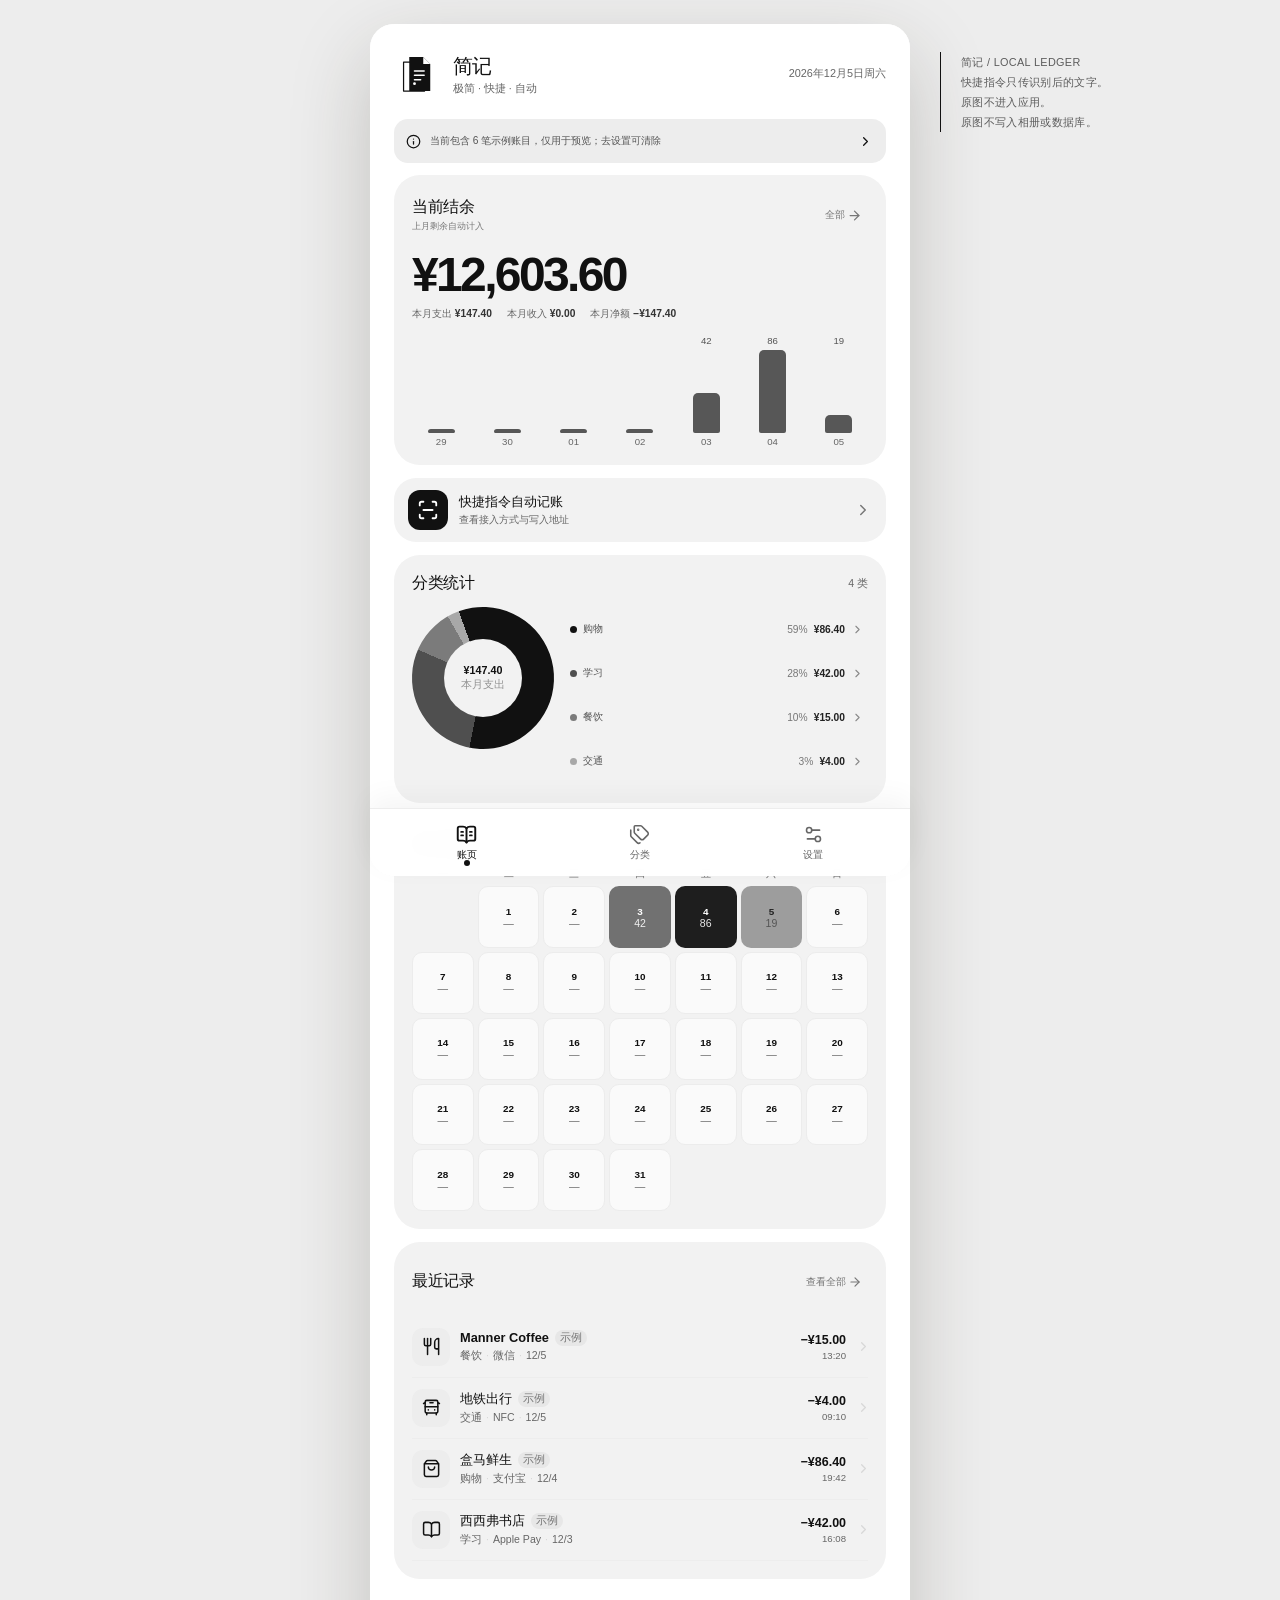
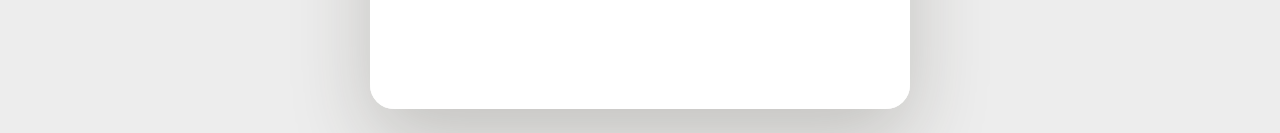
<file: index.html>
<!doctype html>
<html lang="zh-CN">
  <head>
    <meta charset="UTF-8" />
    <meta name="viewport" content="width=device-width, initial-scale=1.0" />
    <meta name="theme-color" content="#ededed" />
    <meta name="robots" content="noindex" />
    <meta http-equiv="refresh" content="0; url=/jianji/" />
    <link rel="canonical" href="https://liuyangcc0225-lang.github.io/jianji/" />
    <title>简记</title>
    <script>
      const target = new URL('/jianji/', location.origin);
      target.search = location.search;
      target.hash = location.hash;
      location.replace(target);
    </script>
  </head>
  <body>
    <p><a href="/jianji/">打开简记</a></p>
  </body>
</html>
</file>
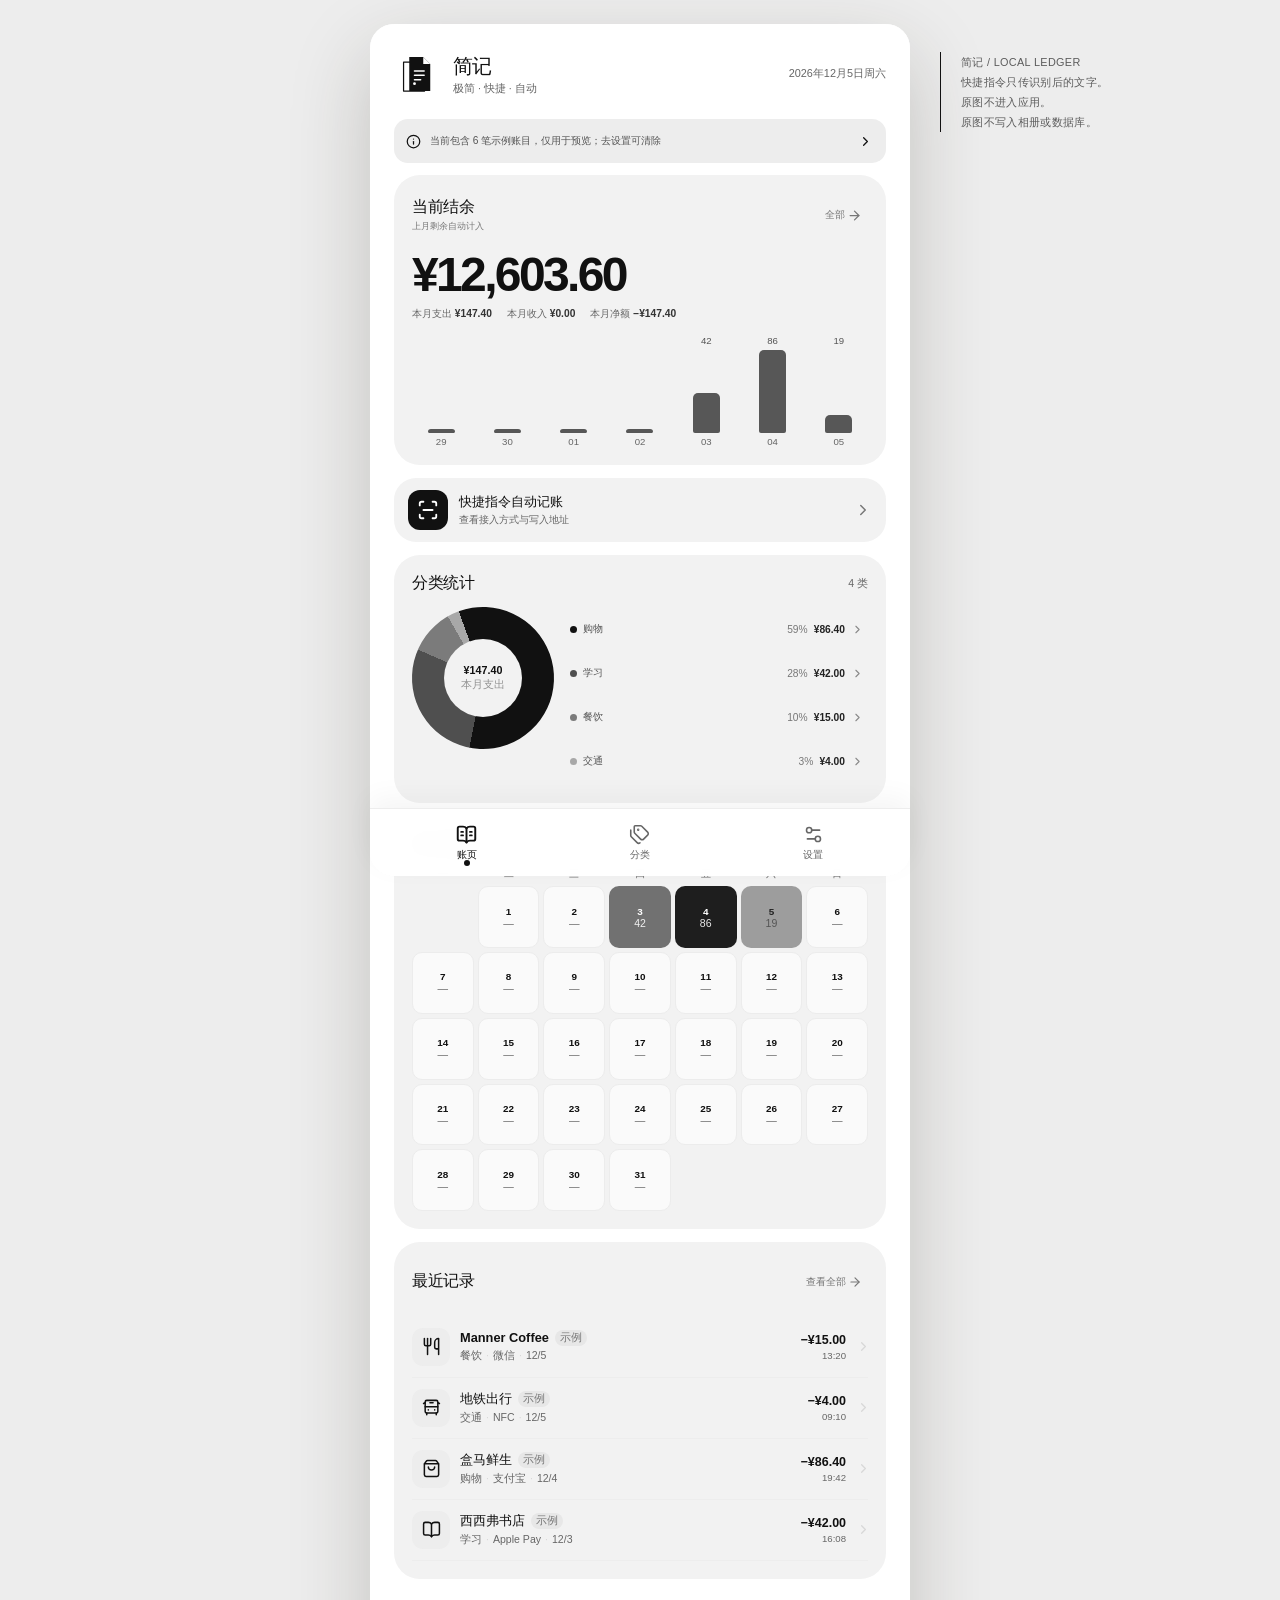
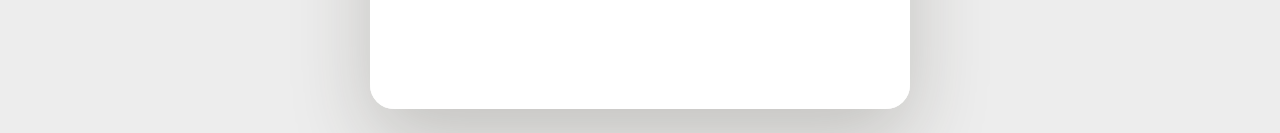
<file: jianji/index.html>
<!doctype html>
<html lang="zh-CN">
  <head>
    <meta charset="UTF-8" />
    <meta name="viewport" content="width=device-width, initial-scale=1.0, viewport-fit=cover" />
    <meta name="theme-color" content="#ededed" />
    <meta name="color-scheme" content="light" />
    <title>简记</title>
    <meta name="description" content="简记：截屏识别、确认后入账的本地隐私记账 PWA。原图不进入应用，也不写入相册或数据库。" />
    <meta property="og:type" content="website" />
    <meta property="og:site_name" content="简记" />
    <meta property="og:title" content="简记" />
    <meta property="og:description" content="截屏识别、确认后入账的本地隐私记账 PWA。原图不进入应用。" />
    <meta property="og:url" content="https://liuyangcc0225-lang.github.io/jianji/" />
    <meta property="og:image" content="https://liuyangcc0225-lang.github.io/jianji/icons/pwa-512x512.png" />
    <meta name="twitter:card" content="summary" />
    <meta name="twitter:title" content="简记" />
    <meta name="twitter:description" content="截屏识别、确认后入账的本地隐私记账 PWA。原图不进入应用。" />
    <meta name="twitter:image" content="https://liuyangcc0225-lang.github.io/jianji/icons/pwa-512x512.png" />
    <meta name="apple-mobile-web-app-capable" content="yes" />
    <meta name="apple-mobile-web-app-status-bar-style" content="default" />
    <meta name="apple-mobile-web-app-title" content="简记" />
    <meta name="format-detection" content="telephone=no" />
    <link rel="icon" href="/jianji/icons/favicon.svg" type="image/svg+xml" />
    <link rel="apple-touch-icon" href="/jianji/icons/apple-touch-icon.png" />
    <script type="module" crossorigin src="/jianji/assets/main-DAfiqhEg.js"></script>
    <link rel="modulepreload" crossorigin href="/jianji/assets/parser-CamLEBMU.js">
    <link rel="stylesheet" crossorigin href="/jianji/assets/main-CwbaWtKa.css">
  <link rel="manifest" href="/jianji/manifest.webmanifest"></head>
  <body>
    <div id="root"></div>
    <noscript>
      <div style="margin:0 auto;max-width:420px;padding:28px 22px;font:14px/1.7 system-ui,sans-serif;color:#20231f">
        <h1 style="font-size:18px;margin:0 0 10px">简记</h1>
        <p style="margin:0 0 8px">这个记账本需要 JavaScript 才能运行。</p>
        <p style="margin:0;color:#5c5c5c">请在浏览器设置里开启 JavaScript 后重新打开本页。账目保存在本机，不会因为这次改动丢失。</p>
      </div>
    </noscript>
  </body>
</html>
</file>
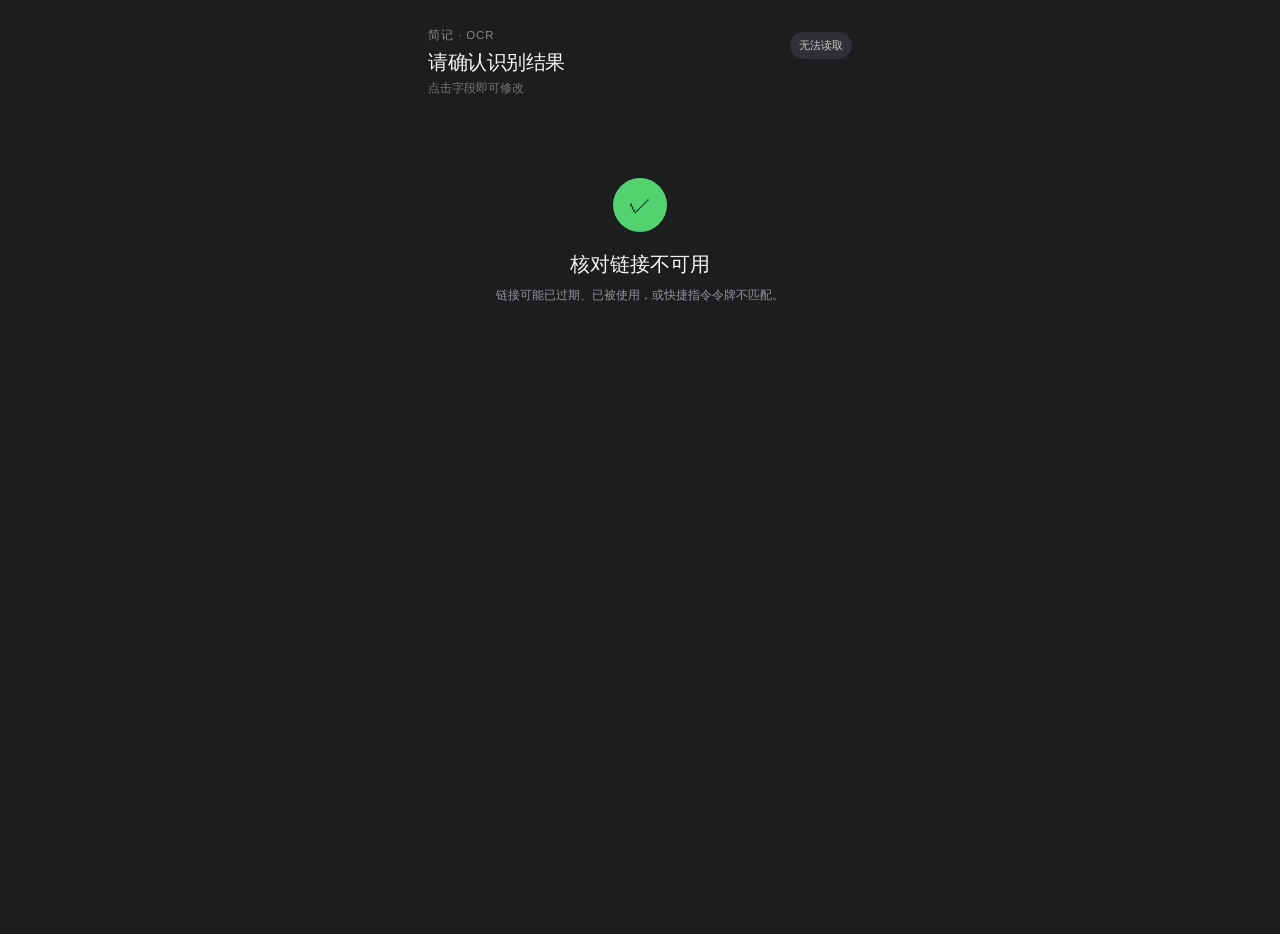
<file: jianji/review.html>
<!doctype html>
<html lang="zh-CN">
  <head>
    <meta charset="UTF-8" />
    <meta name="viewport" content="width=device-width, initial-scale=1.0, viewport-fit=cover" />
    <meta name="theme-color" content="#1d1e20" />
    <meta name="apple-mobile-web-app-capable" content="yes" />
    <meta name="apple-mobile-web-app-status-bar-style" content="black-translucent" />
    <meta name="apple-mobile-web-app-title" content="简记" />
    <meta name="format-detection" content="telephone=no" />
    <title>简记 · 核对记录</title>
    <script type="module" crossorigin src="/jianji/assets/review-oGMzGlRf.js"></script>
    <link rel="modulepreload" crossorigin href="/jianji/assets/parser-CamLEBMU.js">
    <link rel="stylesheet" crossorigin href="/jianji/assets/review-C9jgT0M0.css">
  <link rel="manifest" href="/jianji/manifest.webmanifest"></head>
  <body>
    <main class="review-shell">
      <section class="review-sheet" aria-labelledby="review-title">
        <header class="review-head">
          <div>
            <p class="review-kicker">简记 · OCR</p>
            <h1 id="review-title">请确认识别结果</h1>
            <p class="review-hint">点击字段即可修改</p>
          </div>
          <span id="review-status" class="review-status" role="status" aria-live="polite">正在读取</span>
        </header>

        <form id="review-form" class="review-form" hidden>
          <label class="review-line">
            <span class="review-icon" aria-hidden="true"><svg viewBox="0 0 24 24"><path d="M3 10.5 10.5 3H20v9.5L12.5 20 3 10.5Z"/><circle cx="16" cy="7" r="1"/></svg></span>
            <span class="review-label">分类</span>
            <select id="category" name="category" aria-label="分类"></select>
          </label>

          <label class="review-line">
            <span class="review-icon" aria-hidden="true"><svg viewBox="0 0 24 24"><rect x="3" y="5" width="18" height="14" rx="2"/><path d="M3 10h18M7 15h4"/></svg></span>
            <span class="review-label">商户</span>
            <input id="merchant" name="merchant" autocomplete="off" aria-label="商户" />
          </label>

          <label class="review-line amount-line">
            <span class="review-icon" aria-hidden="true"><svg viewBox="0 0 24 24"><circle cx="12" cy="12" r="9"/><path d="M9 8h5.5a2.5 2.5 0 0 1 0 5H9m0 0h6m-6 0 4 4"/></svg></span>
            <span class="review-label">金额</span>
            <span class="currency-mark">CNY</span>
            <input id="amount" type="number" inputmode="decimal" min="0.01" step="0.01" name="amount" required aria-label="金额" />
          </label>

          <label class="review-line">
            <span class="review-icon" aria-hidden="true"><svg viewBox="0 0 24 24"><path d="M7 7h10M7 12h10M7 17h6"/><path d="m16 4 3 3-3 3"/></svg></span>
            <span class="review-label">收支</span>
            <select id="direction" name="direction"><option value="expense">支出</option><option value="income">收入</option></select>
          </label>

          <label class="review-line">
            <span class="review-icon" aria-hidden="true"><svg viewBox="0 0 24 24"><rect x="3" y="5" width="18" height="14" rx="2"/><path d="M3 10h18M7 15h5"/></svg></span>
            <span class="review-label">账户</span>
            <input id="source" name="source" autocomplete="off" aria-label="账户或支付方式" />
          </label>

          <label class="review-line">
            <span class="review-icon" aria-hidden="true"><svg viewBox="0 0 24 24"><path d="M5 4h14v16H5z"/><path d="M8 8h8M8 12h8M8 16h5"/></svg></span>
            <span class="review-label">备注</span>
            <input id="note" name="note" autocomplete="off" placeholder="可选" aria-label="备注" />
          </label>

          <label class="review-line">
            <span class="review-icon" aria-hidden="true"><svg viewBox="0 0 24 24"><circle cx="12" cy="12" r="9"/><path d="M12 7v5l3 2"/></svg></span>
            <span class="review-label">时间</span>
            <input id="occurred-at" type="datetime-local" name="occurred-at" required aria-label="时间" />
          </label>

          <button id="confirm" class="review-confirm" type="submit">
            <span class="confirm-mark" aria-hidden="true"><svg viewBox="0 0 24 24"><path d="m5 12 4 4L19 6"/></svg></span>
            <span>确认记录</span>
          </button>
          <button id="skip" class="review-skip" type="button">
            <span class="skip-mark" aria-hidden="true"><svg viewBox="0 0 24 24"><path d="m6 6 12 12M18 6 6 18"/></svg></span>
            <span>跳过这条</span>
          </button>
          <p class="review-error" id="review-error" role="alert" hidden></p>
        </form>

        <div id="review-result" class="review-result" hidden>
          <div class="review-result-icon" aria-hidden="true">✓</div>
          <h2 id="result-title" tabindex="-1">已记入简记</h2>
          <p id="result-copy">打开简记即可查看。</p>
        </div>
      </section>
    </main>
  </body>
</html>
</file>
<file: jianji/assets/main-CwbaWtKa.css>
:root{--lightningcss-light:initial;--lightningcss-dark: ;color-scheme:light;color:#20231f;font-synthesis:none;text-rendering:optimizelegibility;--paper:#f2eee4;--paper-raised:#fbf8f0;--ink:#20231f;--ink-2:#65685f;--rule:#d8d1c2;--rule-dark:#b9b0a0;--moss:#315c56;--moss-pale:#dde7df;--stamp:#b64a37;--stamp-dark:#813225;--mustard:#d3a13d;--error:#8e2f2b;--safe-bottom:env(safe-area-inset-bottom,0px);background:#d8d1c3;font-family:PingFang SC,Hiragino Sans GB,Noto Sans CJK SC,-apple-system,BlinkMacSystemFont,sans-serif}*{box-sizing:border-box}html{background:#d8d1c3;min-width:320px;min-height:100%}body{min-width:320px;min-height:100dvh;color:var(--ink);overscroll-behavior-y:none;background:radial-gradient(circle at 50% -10%,#ffffff6b,#0000 45%),linear-gradient(135deg,#ded8cb 0%,#c9c0b0 100%);margin:0}body,button,input,textarea{font:inherit}button{color:inherit;-webkit-tap-highlight-color:transparent}button,a,input,textarea,[contenteditable=true]{touch-action:manipulation}button:focus-visible,input:focus-visible,textarea:focus-visible,[contenteditable=true]:focus-visible{outline:2px solid var(--moss);outline-offset:3px}::selection{color:var(--ink);background:#e7c6bd}::placeholder{color:#6c6e65;opacity:1}input,textarea{caret-color:var(--stamp)}button:disabled{opacity:.45;pointer-events:none}.app-shell{background:var(--paper);width:min(100%,540px);min-height:100dvh;margin:0 auto;position:relative;overflow-x:clip}.desk-surface{min-height:100dvh}.page{width:100%;min-height:100dvh;padding:calc(18px + env(safe-area-inset-top,0px)) 18px calc(112px + var(--safe-bottom));animation:.38s cubic-bezier(.2,.8,.2,1) both page-in}.view-review .desk-surface{padding-bottom:0}.view-review .page{padding-bottom:calc(14px + var(--safe-bottom))}.page-top{justify-content:space-between;align-items:flex-start;gap:16px;margin:8px 0 20px;display:flex}.page h1:focus{outline:none}.page-top h1{letter-spacing:-.025em;margin:4px 0 0;font-family:Kaiti SC,STKaiti,KaiTi,Songti SC,serif;font-size:clamp(2rem,8vw,2.6rem);font-weight:700;line-height:1.08}.compact-top{align-items:center}.compact-top h1{font-size:1.82rem}.header-spacer{width:42px}.brand-line{color:var(--ink-2);letter-spacing:.12em;text-transform:uppercase;margin:0;font-size:.67rem;font-weight:700}.brand-line span{color:var(--stamp);letter-spacing:.1em;margin-left:7px;font-size:.56rem}.date-stamp{border-left:1px solid var(--stamp);text-align:right;min-width:66px;color:var(--ink-2);grid-template-columns:1fr auto;align-items:baseline;padding-left:11px;display:grid}.date-stamp span{font-size:.72rem}.date-stamp strong{color:var(--ink);font-variant-numeric:tabular-nums;grid-column:2;font-family:Georgia,Times New Roman,serif;font-size:2.1rem;font-weight:500;line-height:.9}.date-stamp small{letter-spacing:.08em;grid-column:1/3;margin-top:4px;font-size:.64rem}.icon-button{border:1px solid var(--rule);cursor:pointer;background:#fbf8f08f;border-radius:50%;flex:none;place-items:center;width:44px;height:44px;display:inline-grid}.icon-button:hover{border-color:var(--rule-dark);background:var(--paper-raised)}.text-button{min-height:44px;color:var(--moss);cursor:pointer;white-space:nowrap;background:0 0;border:0;align-items:center;gap:3px;padding:8px 0;font-size:.76rem;font-weight:700;display:inline-flex}.danger-text{color:var(--error)}.ledger-sheet{background:var(--paper-raised);border-radius:3px;padding:21px 19px 14px;position:relative;box-shadow:0 18px 36px #43392b21,0 2px 4px #43392b14}.ledger-sheet:before{content:"";background:#b64a3799;width:1px;position:absolute;top:0;bottom:0;left:13px}.sheet-clip{background:#d9cbbb;width:36px;height:8px;position:absolute;top:-4px;right:22px;transform:rotate(-3deg)}.sheet-heading{justify-content:space-between;align-items:flex-start;gap:12px;margin:0 0 14px 7px;display:flex}.sheet-kicker{color:var(--ink-2);letter-spacing:.08em;margin:0;font-size:.7rem;font-weight:700}.sheet-count{color:var(--ink-2);margin:4px 0 0;font-size:.72rem}.summary-rule{border-bottom:1px solid var(--rule);color:var(--ink-2);justify-content:space-between;align-items:baseline;margin-left:7px;padding:11px 2px 9px;font-size:.78rem;display:flex}.summary-rule strong{color:var(--ink);font-variant-numeric:tabular-nums;font-family:Georgia,Iowan Old Style,serif;font-size:1.16rem;font-weight:500}.net-rule{border-bottom:0;padding-bottom:2px}.capture-strip{border:1px solid var(--rule-dark);text-align:left;cursor:pointer;background:#eee7d9;border-radius:3px;grid-template-columns:auto 1fr auto;align-items:center;gap:12px;width:100%;margin:18px 0 0;padding:15px 14px 15px 18px;display:grid;position:relative;box-shadow:0 10px 22px #48392714}.capture-strip:before{content:"";background:var(--stamp);width:2px;position:absolute;top:9px;bottom:9px;left:10px}.capture-strip:hover{background:#f7f2e7;transform:translateY(-1px)}.capture-strip-icon{background:var(--paper-raised);border:1px solid var(--rule);width:36px;height:36px;color:var(--stamp);border-radius:50%;place-items:center;display:grid}.capture-strip-copy{flex-direction:column;gap:3px;display:flex}.capture-strip-copy strong{font-size:.92rem}.capture-strip-copy span{color:var(--ink-2);font-size:.7rem}.capture-strip-action{color:var(--stamp);font-size:.78rem;font-weight:800}.privacy-line{color:var(--ink-2);align-items:center;gap:5px;margin:9px 2px 0;font-size:.67rem;line-height:1.4;display:flex}.privacy-line.compact{margin:0}.capture-secondary-line{justify-content:space-between;align-items:center;gap:10px;display:flex}.capture-secondary-line .privacy-line{flex:1}.capture-secondary-line .text-button{color:var(--ink-2);font-size:.64rem;font-weight:600}.section-heading{justify-content:space-between;align-items:baseline;gap:12px;margin-bottom:8px;display:flex}.section-heading h2{letter-spacing:-.01em;margin:0;font-family:Kaiti SC,STKaiti,KaiTi,serif;font-size:1.2rem}.section-heading>span{color:var(--ink-2);font-size:.7rem}.ledger-row{border:0;border-bottom:1px dashed var(--rule);text-align:left;cursor:pointer;background:0 0;grid-template-columns:36px minmax(0,1fr) auto 14px;align-items:center;gap:10px;width:100%;padding:11px 0;display:grid}.category-mark{border:1px solid color-mix(in srgb, var(--mark-color) 54%, #fff);background:color-mix(in srgb, var(--mark-color) 14%, #fbf8f0);width:36px;height:36px;color:var(--mark-color);border-radius:3px 9px 3px 3px;place-items:center;font-family:Kaiti SC,STKaiti,serif;font-size:.9rem;font-weight:800;display:grid}.category-mark.is-small{width:28px;height:28px;font-size:.76rem}.ledger-row-main{flex-direction:column;gap:3px;min-width:0;display:flex}.ledger-row-title{text-overflow:ellipsis;white-space:nowrap;font-size:.86rem;font-weight:700;overflow:hidden}.ledger-row-meta{color:var(--ink-2);text-overflow:ellipsis;white-space:nowrap;font-size:.68rem;overflow:hidden}.meta-dot{color:var(--rule-dark);margin:0 4px}.sample-mark{border:1px solid var(--rule-dark);color:var(--ink-2);vertical-align:1px;border-radius:2px;margin-left:6px;padding:0 3px;font-size:.53rem;font-weight:500;display:inline-block}.ledger-row-side{flex-direction:column;align-items:flex-end;gap:3px;display:flex}.ledger-amount{font-variant-numeric:tabular-nums;white-space:nowrap;font-family:Georgia,Iowan Old Style,serif;font-size:.9rem;font-weight:600}.ledger-time{color:var(--ink-2);font-variant-numeric:tabular-nums;font-size:.6rem}.ledger-chevron{color:var(--rule-dark)}.empty-slip{color:var(--ink-2);border-top:1px solid var(--rule-dark);align-items:flex-start;gap:12px;padding:20px 4px 12px;display:flex}.empty-slip>svg{color:var(--stamp);flex:none}.empty-slip div{flex-direction:column;gap:4px;display:flex}.empty-slip strong{color:var(--ink);font-size:.85rem}.empty-slip span{font-size:.7rem;line-height:1.55}.category-bars{border-top:1px solid var(--rule-dark);padding-top:3px}.category-bar-row{border-bottom:1px dashed var(--rule);grid-template-columns:28px 48px 1fr auto;align-items:center;gap:9px;padding:8px 0;display:grid}.category-bar-name{color:var(--ink-2);font-size:.74rem}.category-bar-track{background:#e4ded1;height:3px;overflow:hidden}.category-bar-track i{height:100%;display:block}.category-bar-value{font-variant-numeric:tabular-nums;font-family:Georgia,serif;font-size:.76rem}.recent-block{margin-top:30px}.shortcut-note{border-top:1px solid var(--stamp);border-bottom:1px solid var(--rule);color:var(--ink-2);grid-template-columns:auto 1fr auto;align-items:start;gap:10px;margin:32px 0 0;padding:17px 2px 4px;display:grid}.shortcut-note>svg{color:var(--stamp);margin-top:2px}.shortcut-note p{margin:0;font-size:.71rem;line-height:1.55}.shortcut-note strong{color:var(--ink)}.bottom-nav{z-index:30;width:min(100%,540px);padding:8px 10px calc(8px + var(--safe-bottom));border-top:1px solid var(--rule-dark);-webkit-backdrop-filter:blur(12px);backdrop-filter:blur(12px);background:#fbf8f0f5;grid-template-columns:repeat(3,minmax(0,1fr));display:grid;position:fixed;bottom:0;left:50%;transform:translate(-50%);box-shadow:0 -10px 28px #3a302514}.nav-tab{min-height:51px;color:var(--ink-2);cursor:pointer;background:0 0;border:0;flex-direction:column;justify-content:center;align-items:center;gap:3px;font-size:.62rem;display:flex;position:relative}.nav-tab:after{content:"";background:0 0;width:22px;height:2px;position:absolute;bottom:2px}.nav-tab.is-active{color:var(--ink);font-weight:700}.nav-tab.is-active:after,.nav-capture.is-active:after{background:var(--stamp)}.nav-capture svg{transform:translateY(-1px)}.scan-sheet{background:var(--paper-raised);border:1px solid var(--rule-dark);margin-top:10px;padding:17px 16px 18px;position:relative;overflow:hidden;box-shadow:0 18px 40px #43392b1f}.scan-sheet:after{content:"";opacity:0;background:linear-gradient(90deg,#0000,#b64a3799,#0000);height:1px;position:absolute;top:52px;left:0;right:0}.scan-sheet.is-busy:after{opacity:1;animation:1.65s ease-in-out infinite scan-sweep}.scan-sheet-top{justify-content:space-between;align-items:center;gap:10px;display:flex}.scan-badge{color:var(--stamp);letter-spacing:.04em;align-items:center;gap:5px;font-size:.68rem;font-weight:800;display:inline-flex}.scan-tray{text-align:center;border:1px dashed var(--rule-dark);cursor:text;background:#f7f2e8;flex-direction:column;justify-content:center;align-items:center;gap:9px;min-height:298px;margin:21px 0 15px;padding:30px 18px 20px;display:flex;position:relative}.scan-tray-icon{width:62px;height:62px;color:var(--moss);border:1px solid var(--rule);background:var(--paper-raised);border-radius:50%;place-items:center;margin-bottom:7px;display:grid}.scan-tray strong{font-size:1rem}.scan-tray>span{color:var(--ink-2);font-size:.7rem}.scan-corner{border-color:var(--stamp);border-style:solid;width:16px;height:16px;position:absolute}.scan-corner.top-left{border-width:2px 0 0 2px;top:10px;left:10px}.scan-corner.top-right{border-width:2px 2px 0 0;top:10px;right:10px}.scan-corner.bottom-left{border-width:0 0 2px 2px;bottom:10px;left:10px}.scan-corner.bottom-right{border-width:0 2px 2px 0;bottom:10px;right:10px}.paste-target{border-bottom:1px solid var(--rule-dark);width:min(100%,280px);min-height:44px;color:var(--ink-2);margin-top:12px;padding:8px 10px;font-size:.72rem;line-height:1.45}.paste-target:focus{border-bottom-color:var(--moss);color:var(--ink)}.primary-stamp{border:1px solid var(--stamp-dark);background:var(--stamp);color:#fffaf1;letter-spacing:.02em;cursor:pointer;border-radius:3px;justify-content:center;align-items:center;gap:8px;min-height:48px;padding:11px 22px;font-size:.82rem;font-weight:800;display:inline-flex;box-shadow:0 9px 18px #81322533}.primary-stamp.compact{min-height:44px;padding:9px 17px}.save-stamp{width:100%}.secondary-button{border:1px solid var(--rule-dark);min-height:44px;color:var(--ink);cursor:pointer;background:0 0;border-radius:3px;justify-content:center;align-items:center;gap:7px;padding:9px 14px;font-size:.76rem;font-weight:700;display:inline-flex}.secondary-button.danger{color:var(--error);border-color:#c8a7a1}.microcopy{color:var(--ink-2);margin:11px 0 0;font-size:.67rem;line-height:1.55}.inline-error{border-left:2px solid var(--error);color:var(--error);background:#f5e5e1;margin:12px 0 0;padding:10px 12px;font-size:.72rem;line-height:1.5}.scan-progress{margin-top:6px}.scan-progress-label{color:var(--ink-2);justify-content:space-between;gap:12px;margin-bottom:8px;font-size:.7rem;display:flex}.progress-track{background:var(--rule);height:2px;overflow:hidden}.progress-track i{background:var(--stamp);transform-origin:0;width:100%;height:100%;transition:transform .25s;display:block}.scan-steps{color:#6d6f66;justify-content:space-between;margin-top:9px;font-size:.59rem;display:flex}.mode-switch{width:100%;min-height:44px;color:var(--moss);cursor:pointer;background:0 0;border:0;justify-content:center;align-items:center;gap:5px;margin-top:13px;font-size:.72rem;font-weight:700;display:flex}.text-draft{padding-top:20px}.text-draft-heading{align-items:flex-start;gap:10px;margin-bottom:12px;display:flex}.text-draft-heading>svg{color:var(--stamp);margin-top:2px}.text-draft-heading div{flex-direction:column;gap:3px;display:flex}.text-draft-heading strong{font-size:.9rem}.text-draft-heading span{color:var(--ink-2);font-size:.68rem}.text-draft textarea{resize:vertical;border:1px solid var(--rule);width:100%;color:var(--ink);background:#fffdf8;border-radius:3px;padding:12px;font-size:.82rem;line-height:1.65}.text-draft .primary-stamp{width:100%;margin-top:12px}.privacy-panel{border-top:1px solid var(--rule);grid-template-columns:35px 1fr;gap:10px;margin-top:18px;padding:13px 2px 0;display:grid}.privacy-panel>div{width:34px;height:34px;color:var(--moss);border:1px solid var(--rule);border-radius:50%;place-items:center;display:grid}.privacy-panel p{color:var(--ink-2);margin:0;font-size:.68rem;line-height:1.6}.confidence-stamp{color:var(--moss);border:1px solid;align-self:flex-start;padding:4px 7px;font-size:.62rem;font-weight:800;transform:rotate(-2deg)}.confidence-stamp.mid{color:#8e6429}.confidence-stamp.low{color:var(--error)}.review-form{flex-direction:column;gap:17px;display:flex}.receipt-draft{background:var(--paper-raised);clip-path:polygon(0 0,100% 0,100% calc(100% - 9px),96% 100%,92% calc(100% - 8px),88% 100%,84% calc(100% - 8px),80% 100%,76% calc(100% - 8px),72% 100%,68% calc(100% - 8px),64% 100%,60% calc(100% - 8px),56% 100%,52% calc(100% - 8px),48% 100%,44% calc(100% - 8px),40% 100%,36% calc(100% - 8px),32% 100%,28% calc(100% - 8px),24% 100%,20% calc(100% - 8px),16% 100%,12% calc(100% - 8px),8% 100%,4% calc(100% - 8px),0 100%);padding:18px 18px 22px;position:relative;box-shadow:0 14px 32px #43392b1f}.receipt-draft:before{content:"";background:#b64a3794;width:1px;position:absolute;inset:0 auto 0 12px}.receipt-draft>*{margin-left:7px}.receipt-head{justify-content:space-between;align-items:center;gap:10px;margin-bottom:20px;display:flex}.receipt-label{color:var(--moss);align-items:center;gap:5px;font-size:.65rem;font-weight:800;display:inline-flex}.receipt-confidence{color:var(--ink-2);font-size:.62rem}.receipt-notch{display:none}.field-label{color:var(--ink-2);letter-spacing:.03em;margin:0 0 5px;font-size:.65rem;font-weight:700;display:block}.review-form label{display:block}.review-form input,.transaction-sheet input{border:0;border-bottom:1px solid var(--rule-dark);width:100%;min-height:40px;color:var(--ink);background:0 0;padding:7px 2px;font-size:.82rem}.review-form input:focus,.transaction-sheet input:focus{border-bottom-color:var(--moss)}.merchant-input{font-family:Kaiti SC,STKaiti,KaiTi,serif;font-weight:700;font-size:1.45rem!important}.amount-editor{border-bottom:1px solid var(--rule-dark);grid-template-columns:auto 1fr auto;align-items:baseline;gap:6px;margin:18px 0 16px;padding:6px 0 9px;display:grid}.currency-symbol{color:var(--ink-2);font-family:Georgia,serif;font-size:1.15rem}.amount-input{font-variant-numeric:tabular-nums;background:0 0;min-width:0;line-height:1;border:0!important;padding:0!important;font-family:Georgia,Iowan Old Style,serif!important;font-size:clamp(2.1rem,10vw,3rem)!important;font-weight:500!important}.direction-toggle{border:1px solid var(--rule);align-self:center;gap:2px;padding:2px;display:flex}.direction-toggle button{min-width:44px;min-height:44px;color:var(--ink-2);cursor:pointer;background:0 0;border:0;padding:8px 10px;font-size:.66rem;font-weight:700}.direction-toggle button.is-active{background:var(--ink);color:var(--paper-raised)}.direction-toggle button.is-active.income{background:var(--moss)}.field-row{grid-template-columns:1fr 1fr;gap:12px;margin-bottom:14px;display:grid}.field-row.small{gap:10px}.duplicate-alert{color:var(--error);background:#f5e5e1;border-top:1px solid #c8a7a1;border-bottom:1px solid #c8a7a1;gap:9px;padding:11px 12px;display:flex}.duplicate-alert div{flex-direction:column;gap:3px;display:flex}.duplicate-alert strong{font-size:.76rem}.duplicate-alert span{font-size:.67rem;line-height:1.45}.review-category{margin-top:3px}.category-chip-row{scrollbar-width:thin;gap:7px;padding:3px 0 8px;display:flex;overflow-x:auto}.category-chip{border:1px solid var(--rule);min-height:44px;color:var(--ink-2);cursor:pointer;background:0 0;border-radius:999px;flex:none;align-items:center;gap:6px;padding:6px 11px;font-size:.7rem;display:inline-flex}.category-chip-dot{background:var(--chip-color);border-radius:50%;width:6px;height:6px}.category-chip.is-selected{border-color:var(--chip-color);background:color-mix(in srgb, var(--chip-color) 10%, #fbf8f0);color:var(--ink);font-weight:700}.suggestion-note{color:var(--ink-2);align-items:center;gap:5px;margin-top:4px;font-size:.66rem;display:flex}.evidence-block{border-top:1px solid var(--rule-dark);padding:13px 0 0}.evidence-heading{color:var(--ink-2);align-items:baseline;gap:5px;font-size:.66rem;display:flex}.evidence-heading strong{color:var(--ink);font-size:.75rem}.evidence-heading span{margin-left:auto}.evidence-block ul{color:var(--ink-2);margin:9px 0 0;padding:0 0 0 18px;font-size:.68rem;line-height:1.65}.raw-toggle{min-height:44px;color:var(--moss);cursor:pointer;background:0 0;border:0;align-items:center;gap:4px;padding:10px 0 0;font-size:.66rem;display:inline-flex}.raw-toggle svg{transition:transform .18s}.raw-toggle svg.rotate{transform:rotate(180deg)}.evidence-block pre{white-space:pre-wrap;word-break:break-word;background:#e9e2d4;max-height:230px;padding:10px;font-family:ui-monospace,SFMono-Regular,Menlo,monospace;font-size:.64rem;line-height:1.55;overflow:auto}.privacy-footnote{color:var(--ink-2);align-items:center;gap:7px;font-size:.66rem;display:flex}.privacy-footnote svg{color:var(--moss);flex:none}.sticky-action-bar{z-index:20;padding:13px 0 calc(13px + var(--safe-bottom));background:linear-gradient(180deg, #f2eee400, var(--paper) 23%);grid-template-columns:.7fr 1.3fr;gap:9px;display:grid;position:sticky;bottom:0}.sticky-action-bar .secondary-button{background:var(--paper);min-height:48px}.sticky-action-bar .primary-stamp{min-height:48px}.sticky-action-bar .save-stamp{width:100%}.month-switcher{grid-template-columns:42px 1fr 42px;align-items:center;gap:8px;margin:1px 0 15px;display:grid}.month-label{cursor:pointer;background:0 0;border:0;flex-direction:column;justify-content:center;align-items:center;min-height:44px;font-family:Kaiti SC,STKaiti,serif;font-size:1.16rem;font-weight:700;display:flex}.month-label span{color:var(--ink-2);margin-top:2px;font-family:PingFang SC,sans-serif;font-size:.59rem;font-weight:500}.ledger-total-line{border-top:1px solid var(--rule-dark);border-bottom:1px solid var(--rule-dark);grid-template-columns:1fr 1fr 1fr;display:grid}.ledger-total-line span{color:var(--ink-2);border-right:1px solid var(--rule);flex-direction:column;gap:4px;padding:10px 8px;font-size:.62rem;display:flex}.ledger-total-line span:last-child{border-right:0}.ledger-total-line strong{color:var(--ink);font-variant-numeric:tabular-nums;font-family:Georgia,serif;font-size:.83rem;font-weight:600}.search-field{border-bottom:1px solid var(--rule-dark);color:var(--ink-2);align-items:center;gap:8px;margin:15px 0 10px;display:flex}.search-field input{min-height:44px;color:var(--ink);background:0 0;border:0;flex:1;font-size:.76rem}.filter-tabs{border-bottom:1px solid var(--rule);gap:2px;display:flex}.filter-tabs button{min-height:44px;color:var(--ink-2);cursor:pointer;background:0 0;border:0;border-bottom:2px solid #0000;padding:6px 16px;font-size:.72rem}.filter-tabs button.is-active{border-bottom-color:var(--stamp);color:var(--ink);font-weight:700}.ledger-day{margin-top:17px}.day-rule{border-bottom:1px solid var(--rule-dark);color:var(--ink-2);justify-content:space-between;padding:7px 0;font-size:.64rem;display:flex}.day-rule span:last-child{font-variant-numeric:tabular-nums;font-family:Georgia,serif}.empty-ledger{text-align:center;border-top:1px solid var(--rule-dark);border-bottom:1px solid var(--rule);margin-top:30px;padding:36px 16px}.empty-ledger-number{color:var(--rule-dark);margin:0 0 8px;font-family:Kaiti SC,STKaiti,serif;font-size:2.1rem}.empty-ledger strong{font-size:.88rem;display:block}.empty-ledger span{color:var(--ink-2);margin-top:7px;font-size:.7rem;line-height:1.55;display:block}.page-intro{color:var(--ink-2);margin:-7px 0 18px;font-size:.72rem;line-height:1.6}.category-editor{background:var(--paper-raised);margin:0 0 18px;padding:15px;box-shadow:0 12px 26px #43392b1f}.editor-heading{justify-content:space-between;align-items:center;margin-bottom:14px;display:flex}.editor-heading>div{align-items:center;gap:7px;display:flex}.editor-heading strong{font-size:.84rem}.category-editor label{margin-bottom:12px;display:block}.category-editor input{border:0;border-bottom:1px solid var(--rule-dark);background:0 0;width:100%;min-height:40px;padding:7px 2px}.color-row{flex-wrap:wrap;gap:9px;margin:8px 0 15px;display:flex}.color-row button{cursor:pointer;border:2px solid #0000;border-radius:50%;flex:0 0 44px;width:44px;height:44px}.color-row button.is-selected{border-color:var(--ink);outline:2px solid var(--paper-raised);outline-offset:-4px}.category-page-list{border-top:1px solid var(--rule-dark)}.category-file-row{border:0;border-bottom:1px dashed var(--rule);text-align:left;cursor:pointer;background:0 0;grid-template-columns:36px minmax(0,1fr) auto 16px;align-items:center;gap:10px;width:100%;padding:12px 0;display:grid}.category-file-main{flex-direction:column;gap:3px;min-width:0;display:flex}.custom-mark{border:1px solid var(--rule-dark);color:var(--ink-2);margin-left:6px;padding:1px 3px;font-size:.5rem;font-weight:500}.category-file-keywords{text-overflow:ellipsis;white-space:nowrap;color:var(--ink-2);font-size:.63rem;overflow:hidden}.category-file-total{font-variant-numeric:tabular-nums;flex-direction:column;align-items:flex-end;font-family:Georgia,serif;font-size:.75rem;display:flex}.category-file-total small{color:var(--ink-2);margin-top:2px;font-family:PingFang SC,sans-serif;font-size:.56rem}.category-file-row>svg{color:var(--rule-dark)}.shortcut-primary{border-top:1px solid var(--rule-dark);background:#e9e2d4;margin-top:-5px;padding:15px}.shortcut-primary .settings-copy{color:#575b52}.fallback-details{padding:2px 0}.fallback-details summary{cursor:pointer;min-height:44px;color:var(--moss);align-items:center;font-size:.78rem;font-weight:700;display:flex}.fallback-details summary::marker{color:var(--stamp)}.fallback-details[open] summary{margin-bottom:7px}.compact-steps{margin-bottom:10px}.settings-block{border-bottom:1px solid var(--rule);margin-bottom:24px;padding-bottom:22px}.settings-heading{align-items:center;gap:7px;margin-bottom:9px;display:flex}.settings-heading h2{margin:0;font-family:Kaiti SC,STKaiti,KaiTi,serif;font-size:1.08rem}.settings-copy{color:var(--ink-2);margin:0 0 12px;font-size:.7rem;line-height:1.65}.shortcut-steps{border-top:1px solid var(--rule);margin:0;padding:0;list-style:none}.shortcut-steps li{border-bottom:1px dashed var(--rule);color:var(--ink-2);grid-template-columns:24px 1fr;gap:8px;padding:9px 0;font-size:.7rem;line-height:1.5;display:grid}.shortcut-steps li span{border:1px solid var(--stamp);width:20px;height:20px;color:var(--stamp);border-radius:50%;place-items:center;font-family:Georgia,serif;font-size:.62rem;display:grid}.url-box{background:#e9e2d4;margin:12px 0;padding:10px 11px;overflow-x:auto}.url-box code{white-space:nowrap;color:var(--ink);font-family:ui-monospace,SFMono-Regular,Menlo,monospace;font-size:.63rem}.settings-actions{flex-wrap:wrap;gap:8px;display:flex}.settings-actions.vertical{flex-direction:column;align-items:stretch}.settings-actions .secondary-button{flex:1}.setting-toggle{border-top:1px solid var(--rule);cursor:pointer;justify-content:space-between;align-items:center;gap:16px;padding:12px 0;display:flex;position:relative}.setting-toggle span{flex-direction:column;gap:3px;display:flex}.setting-toggle strong{font-size:.77rem}.setting-toggle small{color:var(--ink-2);font-size:.64rem;line-height:1.45}.setting-toggle input{opacity:0;pointer-events:none;position:absolute}.setting-toggle:focus-within{outline:2px solid var(--moss);outline-offset:3px}.setting-toggle i{background:var(--rule);border-radius:999px;flex:none;width:42px;height:24px;transition:background .2s;position:relative}.setting-toggle i:after{content:"";background:var(--paper-raised);border-radius:50%;width:18px;height:18px;transition:transform .2s;position:absolute;top:3px;left:3px;box-shadow:0 1px 3px #0003}.setting-toggle input:checked+i:after{transform:translate(18px)}.privacy-proof{grid-template-columns:34px 1fr;gap:10px;padding-top:13px;display:grid}.privacy-proof>div{border:1px solid var(--rule);width:34px;height:34px;color:var(--moss);border-radius:50%;place-items:center;display:grid}.privacy-proof p{color:var(--ink-2);margin:0;font-size:.68rem;line-height:1.6}.installed-state{color:var(--moss);align-items:center;gap:7px;padding:12px 0;font-size:.76rem;font-weight:700;display:flex}.about-block{border-bottom:0}.sheet-backdrop{z-index:50;top:var(--sheet-viewport-top,0px);height:var(--sheet-viewport-height,100dvh);-webkit-backdrop-filter:blur(2px);backdrop-filter:blur(2px);background:#20231f52;justify-content:center;align-items:flex-end;min-height:0;display:flex;position:fixed;bottom:auto;left:0;right:0;overflow:hidden}.transaction-sheet{width:min(100%,540px);max-height:calc(var(--sheet-viewport-height,100dvh) - 6px);overscroll-behavior:contain;-webkit-overflow-scrolling:touch;background:var(--paper);padding:9px 18px calc(20px + var(--safe-bottom));border-radius:18px 18px 0 0;scroll-padding-block:24px 120px;animation:.3s cubic-bezier(.2,.8,.2,1) both sheet-up;overflow-y:auto;box-shadow:0 -20px 50px #1f1a153d}.sheet-backdrop.is-keyboard-open .transaction-sheet{padding-bottom:14px}.sheet-drag-handle{background:var(--rule-dark);border-radius:999px;width:36px;height:4px;margin:0 auto 10px}.sheet-title-row{justify-content:space-between;align-items:flex-start;gap:12px;margin-bottom:16px;display:flex}.sheet-title-row h2{margin:4px 0 0;font-family:Kaiti SC,STKaiti,serif;font-size:1.2rem}.transaction-sheet label{margin-bottom:13px;display:block}.transaction-sheet input{scroll-margin-block:24px 120px;font-size:16px}.compact-editor{margin:10px 0 15px}.compact-chips{flex-wrap:wrap;overflow:visible}.sheet-actions{justify-content:space-between;align-items:center;gap:8px;margin-top:14px;display:flex}.sheet-actions .primary-stamp{flex:1}.delete-confirm{color:var(--error);flex-wrap:wrap;align-items:center;gap:7px;font-size:.7rem;display:flex}.delete-confirm .text-button{color:var(--error)}.delete-confirm .text-button:last-child{color:var(--ink-2)}.toast{z-index:70;left:50%;bottom:calc(88px + var(--safe-bottom));background:var(--ink);width:max-content;max-width:calc(100% - 36px);color:var(--paper-raised);border-radius:4px;align-items:center;gap:7px;padding:10px 12px;font-size:.72rem;animation:.22s both toast-in;display:flex;position:fixed;transform:translate(-50%);box-shadow:0 10px 30px #0003}.toast button{width:24px;height:24px;color:var(--paper-raised);cursor:pointer;background:0 0;border:0;place-items:center;display:grid}.loading-screen{background:var(--paper);min-height:100dvh;color:var(--ink-2);align-content:center;place-items:center;gap:14px;font-size:.75rem;display:grid}.loading-mark{border:1px solid var(--ink);background:var(--paper-raised);border-radius:2px;width:52px;height:60px;padding:10px 8px 8px 13px;position:relative;box-shadow:0 12px 24px #00000014}.loading-mark:before{content:"";background:var(--stamp);width:1px;position:absolute;top:8px;bottom:8px;left:7px}.loading-mark span{background:var(--rule-dark);height:1px;margin:7px 0 0 7px;display:block}@keyframes page-in{0%{opacity:0;transform:translateY(7px)}to{opacity:1;transform:none}}@keyframes scan-sweep{0%{opacity:.1;top:65px}20%{opacity:.9}80%{opacity:.8}to{opacity:.1;top:calc(100% - 45px)}}@keyframes sheet-up{0%{opacity:.7;transform:translateY(30px)}to{opacity:1;transform:none}}@keyframes toast-in{0%{opacity:0;transform:translate(-50%)translateY(8px)}to{opacity:1;transform:translate(-50%)}}@media (width<=340px){.home-top{gap:8px}.home-top>div:first-child{min-width:0}.home-top h1{white-space:nowrap;font-size:1.68rem}.date-stamp{min-width:56px}.brand-line{letter-spacing:.08em}}@media (width>=1000px){body:after{content:"简记 / LOCAL LEDGER\a 快捷指令只传识别后的文字。\a 原图不进入应用。\a 原图不写入相册或数据库。";border-left:1px solid var(--stamp);white-space:pre-line;width:190px;color:var(--ink-2);letter-spacing:.03em;padding-left:20px;font-size:.68rem;line-height:1.85;position:fixed;top:52px;left:calc(50% + 300px)}}@media (width>=760px){body{padding:24px 0}.app-shell{border-radius:24px;min-height:calc(100dvh - 48px);overflow:hidden;box-shadow:0 30px 80px #2f271d38}.desk-surface{min-height:calc(100dvh - 48px)}.page{min-height:calc(100dvh - 48px);padding-left:30px;padding-right:30px}.bottom-nav{border-radius:0 0 24px 24px;width:540px;bottom:24px}.sticky-action-bar{padding-bottom:14px}}@media (width<=360px){.page{padding-left:14px;padding-right:14px}.ledger-row{grid-template-columns:32px minmax(0,1fr) auto}.ledger-chevron{display:none}.category-mark{width:32px;height:32px}}@media (prefers-reduced-motion:reduce){*,:before,:after{scroll-behavior:auto!important;transition-duration:.001ms!important;animation-duration:.001ms!important;animation-iteration-count:1!important}}:root{--paper:#f7f7f7;--paper-raised:#fff;--ink:#111;--ink-2:#747474;--rule:#e8e8e8;--rule-dark:#d8d8d8;--moss:#111;--moss-pale:#ededed;--stamp:#111;--stamp-dark:#000;--mustard:#8b8b8b;--error:#b73535}body{color:var(--ink);background:#ededed}.app-shell{background:#fff}.page{padding:calc(18px + env(safe-area-inset-top,0px)) 16px calc(106px + var(--safe-bottom))}.page-top{margin:6px 0 20px}.page-top h1,.section-heading h2,.settings-heading h2,.sheet-title-row h2,.month-label{letter-spacing:-.03em;font-family:PingFang SC,Hiragino Sans GB,Noto Sans CJK SC,sans-serif}.page-top h1{font-size:2rem;font-weight:750}.brand-line{color:#999;letter-spacing:.08em;font-size:.6rem}.brand-line span{color:#111;font-size:.52rem}.icon-button{color:#111;background:#f1f1f1;border:0}.icon-button:hover{background:#e8e8e8}.text-button{color:#777;min-height:40px}.text-button:hover{color:#111}.home-page{background:#fff}.home-header{grid-template-columns:48px 1fr auto;align-items:center;gap:11px;margin:8px 0 21px;display:grid}.app-logo{color:#111;place-items:center;width:48px;height:48px;display:grid}.app-logo-mark{width:42px;height:42px;overflow:visible}.app-logo-back{fill:#fff;stroke:currentColor;stroke-width:1.4px;stroke-linejoin:round}.app-logo-front{fill:currentColor}.app-logo-fold{fill:#fff}.app-logo-rule{fill:none;stroke:#fff;stroke-width:1.8px;stroke-linecap:round}.app-logo-dot{fill:#fff}.home-header-copy h1{letter-spacing:-.03em;margin:0;font-size:1.28rem;font-weight:750}.home-header-copy span{color:#666;margin-top:2px;font-size:.66rem;display:block}.home-date{color:#666;white-space:nowrap;font-size:.68rem}.overview-card{background:#f2f2f2;border-radius:26px;margin-bottom:13px;padding:18px}.card-heading{justify-content:space-between;align-items:center;gap:12px;margin-bottom:13px;display:flex}.card-heading h2{letter-spacing:-.02em;margin:0;font-size:.98rem;font-weight:700}.balance-heading{flex-direction:column;gap:2px;display:flex}.balance-heading span{color:#777;font-size:.58rem}.card-heading>span{color:#666;font-size:.66rem}.card-link{color:#777;cursor:pointer;background:0 0;border:0;align-items:center;gap:2px;min-height:44px;font-size:.62rem;display:inline-flex}.balance-number{letter-spacing:-.055em;font-variant-numeric:tabular-nums;margin:1px 0 7px;font-family:PingFang SC,sans-serif;font-size:clamp(2.3rem,11vw,3rem);font-weight:760;line-height:1.05}.balance-meta{color:#666;flex-wrap:wrap;align-items:center;gap:8px 15px;font-size:.64rem;display:flex}.balance-meta strong{color:#333;font-weight:650}.daily-bars{grid-template-columns:repeat(7,1fr);align-items:end;gap:8px;height:112px;margin-top:14px;display:grid}.daily-bar-column{flex-direction:column;justify-content:flex-end;align-items:center;gap:3px;height:100%;display:flex}.daily-bar-value{color:#555;font-variant-numeric:tabular-nums;min-height:12px;font-size:.6rem}.daily-bar-track{flex:1;justify-content:center;align-items:flex-end;width:100%;display:flex}.daily-bar-track i{background:#575757;border-radius:5px 5px 2px 2px;width:60%;max-width:27px;min-height:4px;display:block}.daily-bar-label{color:#666;font-variant-numeric:tabular-nums;font-size:.6rem}.home-actions{gap:5px;margin:12px 0 13px;display:grid}.shortcut-card{text-align:left;cursor:pointer;background:#f2f2f2;border:0;border-radius:22px;grid-template-columns:40px 1fr auto;align-items:center;gap:11px;width:100%;min-height:64px;padding:12px 14px;display:grid}.shortcut-icon{color:#fff;background:#111;border-radius:12px;place-items:center;width:40px;height:40px;display:grid}.shortcut-card strong{margin-bottom:2px;font-size:.8rem;display:block}.shortcut-card small{color:#666;font-size:.64rem;line-height:1.35;display:block}.shortcut-card>svg{color:#777}.manual-capture-link{color:#858585;cursor:pointer;background:0 0;border:0;justify-content:center;align-items:center;gap:5px;min-height:44px;font-size:.62rem;display:flex}.category-overview-card{padding-bottom:20px}.category-overview-body{grid-template-columns:142px minmax(0,1fr);align-items:center;gap:12px;display:grid}.donut-wrap{place-items:center;display:grid}.donut-chart{border-radius:50%;place-items:center;width:142px;height:142px;display:grid;transform:rotate(-20deg)}.donut-center{background:#f2f2f2;border-radius:50%;flex-direction:column;justify-content:center;align-items:center;width:78px;height:78px;display:flex;transform:rotate(20deg)}.donut-center strong{white-space:nowrap;font-variant-numeric:tabular-nums;font-size:.67rem}.donut-center span{color:#929292;margin-top:2px;font-size:.49rem}.category-ranking{flex-direction:column;gap:10px;min-width:0;display:flex}.category-rank-row{grid-template-columns:7px minmax(0,1fr) auto auto;align-items:center;gap:6px;font-size:.64rem;display:grid}.rank-dot{border-radius:50%;width:7px;height:7px}.rank-name{color:#555;text-overflow:ellipsis;white-space:nowrap;overflow:hidden}.rank-percent{color:#777;font-variant-numeric:tabular-nums}.category-rank-row strong{color:#222;font-variant-numeric:tabular-nums;font-size:.64rem;font-weight:650}.calendar-weekdays{color:#6f6f6f;text-align:center;grid-template-columns:repeat(7,1fr);gap:4px;margin-bottom:5px;font-size:.6rem;display:grid}.calendar-grid{grid-template-columns:repeat(7,1fr);gap:4px;display:grid}.calendar-empty{aspect-ratio:1}.calendar-cell{aspect-ratio:1;background:#fafafa;border:1px solid #ececec;border-radius:10px;flex-direction:column;justify-content:center;align-items:center;gap:0;display:flex}.calendar-cell strong{font-size:.62rem;font-weight:650}.calendar-cell small{color:#666;font-variant-numeric:tabular-nums;font-size:.52rem}.calendar-cell.has-spend{background:rgba(17,17,17,var(--heat));color:#222;border-color:#0000}.calendar-cell.has-spend small{color:#555}.calendar-cell.has-spend.is-dark{color:#fff}.calendar-cell.has-spend.is-dark small{color:#ffffffe6}.calendar-cell small.muted{color:#c1c1c1}.recent-card{margin-bottom:24px}.monochrome-ledger-list{flex-direction:column;display:flex}.empty-inline{color:#929292;font-size:.62rem;line-height:1.5}.ledger-sheet,.scan-sheet,.receipt-draft,.category-editor,.shortcut-primary,.settings-block,.transaction-sheet{box-shadow:none;background:#f2f2f2;border:0;border-radius:26px}.ledger-sheet:before,.receipt-draft:before,.scan-sheet:after,.sheet-clip,.receipt-notch{display:none}.ledger-sheet{padding:20px}.sheet-heading{margin:0 0 12px}.sheet-kicker,.sheet-count{color:#848484}.summary-rule{color:#868686;border-color:#e1e1e1;margin-left:0}.summary-rule strong{color:#111;font-family:PingFang SC,sans-serif;font-size:1rem;font-weight:650}.income-text{color:#111!important}.capture-strip{box-shadow:none;background:#f2f2f2;border:0;border-radius:22px}.capture-strip:before{display:none}.capture-strip:hover{background:#ededed}.capture-strip-icon{color:#fff;background:#111;border:0}.capture-strip-action{color:#111}.section-block{margin-top:23px}.section-heading h2{font-size:1rem;font-weight:700}.section-heading>span{color:#999}.ledger-list{border-top:1px solid #e8e8e8}.ledger-row{border-bottom:1px solid #ededed;grid-template-columns:38px minmax(0,1fr) auto 12px;padding:11px 0}.ledger-row:hover{background:#fafafa}.category-mark{color:#111;background:#ededed;border:0;border-radius:11px;width:38px;height:38px;font-family:PingFang SC,sans-serif;font-size:.7rem;font-weight:750}.category-mark.is-small{border-radius:8px;width:28px;height:28px}.ledger-row-title{font-size:.8rem;font-weight:600}.ledger-row-meta{color:#666;font-size:.66rem}.ledger-amount{color:#111;font-family:PingFang SC,sans-serif;font-size:.78rem;font-weight:650}.ledger-amount.income{color:#111}.ledger-time{color:#666;font-size:.6rem}.sample-mark{color:#777;background:#e7e7e7;border:0;border-radius:999px;padding:1px 5px}.empty-slip{color:#888;border-top:1px solid #e8e8e8}.empty-slip>svg,.empty-slip strong{color:#111}.bottom-nav{background:#fffffff7;border-top:1px solid #ededed;box-shadow:0 -10px 28px #0000000b}.nav-tab{color:#666;font-size:.62rem}.nav-tab.is-active{color:#111}.nav-capture{color:#666}.nav-capture.is-active{color:#111}.nav-tab.is-active:after,.nav-capture.is-active:after{background:#111;border-radius:50%;width:6px;height:6px}.scan-sheet{background:#f2f2f2;padding:18px}.scan-badge{color:#111}.privacy-line.compact{color:#858585}.scan-tray{background:#fff;border:1px dashed #c9c9c9;border-radius:20px;min-height:280px}.scan-tray-icon{color:#fff;background:#111;border:0}.scan-tray strong{font-size:.92rem;font-weight:700}.scan-tray>span{color:#888}.scan-corner{border-color:#111}.paste-target{color:#777;border-bottom-color:#c9c9c9}.primary-stamp{color:#fff;box-shadow:none;background:#111;border:0;border-radius:14px}.primary-stamp:hover{background:#2b2b2b}.secondary-button{color:#111;background:#ededed;border:0;border-radius:12px}.secondary-button:hover{background:#e4e4e4}.secondary-button.danger{color:#b73535;background:#f7e9e9}.inline-error{background:#f7e9e9;border-left:0;border-radius:12px}.progress-track{background:#dedede}.progress-track i{background:#111}.scan-steps{color:#8a8a8a}.scan-steps .done,.mode-switch{color:#111}.text-draft textarea{background:#fff;border:0;border-radius:16px}.privacy-panel{border-top:0}.privacy-panel>div{color:#111;background:#ededed;border:0}.privacy-panel strong{color:#111}.confidence-stamp{background:#ededed;border:0;border-radius:999px;transform:none;color:#111!important}.confidence-stamp.mid,.confidence-stamp.low{background:#e5e5e5;color:#555!important}.receipt-draft{clip-path:none;padding:18px}.receipt-head{margin-bottom:18px}.receipt-label{color:#111}.receipt-confidence{color:#888}.review-form input,.transaction-sheet input{border-bottom-color:#cfcfcf}.merchant-input{font-weight:650;font-family:PingFang SC,sans-serif!important;font-size:1.2rem!important}.amount-editor{border-bottom-color:#cfcfcf}.amount-input{letter-spacing:-.045em;font-family:PingFang SC,sans-serif!important;font-weight:700!important}.direction-toggle{background:#e8e8e8;border:0;border-radius:10px}.direction-toggle button.is-active,.direction-toggle button.is-active.income{background:#111}.duplicate-alert{color:#9c2f2f;background:#f7e9e9;border:0;border-radius:14px}.category-chip{color:#666;background:#ededed;border:0}.category-chip.is-selected{color:#fff;background:#111;border-color:#0000}.category-chip.is-selected .category-chip-dot{background:#fff}.suggestion-note{color:#888}.evidence-block{border-top:1px solid #e4e4e4}.evidence-block ul{color:#888}.raw-toggle{color:#111}.evidence-block pre{background:#e9e9e9;border-radius:12px}.privacy-footnote{color:#888}.privacy-footnote svg{color:#111}.sticky-action-bar{background:linear-gradient(#fff0,#fff 23%)}.sticky-action-bar .secondary-button{background:#ededed}.month-label{font-size:1.1rem;font-weight:700}.ledger-total-line{border-color:#e4e4e4}.ledger-total-line span{color:#8f8f8f;border-color:#e4e4e4}.ledger-total-line strong{color:#111;font-family:PingFang SC,sans-serif;font-size:.76rem}.search-field{border-bottom-color:#dedede}.filter-tabs{border-bottom-color:#e6e6e6}.filter-tabs button.is-active{border-bottom-color:#111}.day-rule{color:#999;border-bottom-color:#e4e4e4}.empty-ledger{border-color:#e4e4e4}.empty-ledger-number{color:#d0d0d0;font-family:PingFang SC,sans-serif;font-weight:750}.page-intro{color:#858585}.category-editor{padding:16px}.category-editor input{border-bottom-color:#d0d0d0}.category-page-list{border-top:0;flex-direction:column;gap:8px;display:flex}.category-file-row{background:#f2f2f2;border:0;border-radius:18px;grid-template-columns:38px minmax(0,1fr) auto 16px;padding:12px 14px}.category-file-row:hover{background:#ececec}.category-file-title{font-size:.77rem;font-weight:650}.category-file-keywords{color:#999;font-size:.58rem}.custom-mark{color:#777;background:#e5e5e5;border:0;border-radius:999px}.category-file-total{color:#111;font-family:PingFang SC,sans-serif;font-size:.7rem}.color-row button.is-selected{border-color:#111;outline-color:#f2f2f2}.settings-block{border:0;margin-bottom:11px;padding:17px}.settings-heading{margin-bottom:10px}.settings-heading svg{color:#111}.settings-heading h2{font-size:1rem;font-weight:700}.settings-copy{color:#858585}.shortcut-primary{background:#ededed}.shortcut-steps{border-top:0}.shortcut-steps li{color:#777;border-bottom:1px solid #e2e2e2}.shortcut-steps li span{color:#fff;background:#111;border:0}.url-box{background:#e9e9e9;border-radius:12px}.setting-toggle{border-top:1px solid #e2e2e2}.setting-toggle i{background:#d6d6d6}.setting-toggle input:checked+i{background:#111}.setting-toggle:focus-within{outline-color:#111}.privacy-proof>div{color:#111;background:#ededed;border:0}.privacy-proof strong,.installed-state,.fallback-details summary{color:#111}.about-block{background:0 0;padding-left:2px;padding-right:2px}.sheet-backdrop{background:#00000047}.transaction-sheet{background:#f7f7f7;border-radius:24px 24px 0 0;box-shadow:0 -20px 50px #00000029}.sheet-drag-handle{background:#d2d2d2}.toast{color:#fff;background:#111;border-radius:12px}.loading-screen{color:#888;background:#fff}.loading-mark{box-shadow:none;background:#111;border:0;border-radius:14px}.loading-mark:before{opacity:.6;background:#fff}.loading-mark span{background:#777}.loading-mark span:nth-child(2){background:#fff}@media (width<=360px){.home-header{grid-template-columns:44px 1fr}.home-date{grid-column:2;font-size:.56rem}.app-logo{width:44px;height:44px}.app-logo-mark{width:39px;height:39px}.balance-number{font-size:2.35rem}.category-overview-body{grid-template-columns:118px minmax(0,1fr);gap:9px}.donut-chart{width:118px;height:118px}.donut-center{width:66px;height:66px}.donut-center strong{font-size:.57rem}.daily-bars{gap:5px}}@media (width<=340px){.category-overview-body{grid-template-columns:1fr}.donut-wrap{margin-bottom:8px}}@media (width>=760px){.app-shell{background:#fff}.page{padding-left:24px;padding-right:24px}}.sample-banner{color:#555;text-align:left;cursor:pointer;background:#ededed;border:0;border-radius:14px;grid-template-columns:16px 1fr 16px;align-items:center;gap:8px;width:100%;min-height:44px;margin-bottom:12px;padding:9px 12px;font-size:.64rem;line-height:1.35;display:grid}.sample-banner svg{color:#111}.cloud-block{overflow:hidden}.cloud-auth{gap:10px;margin-top:14px;display:grid}.cloud-auth label{gap:6px;display:grid}.cloud-auth label>span{color:var(--ink-2);font-size:.68rem;font-weight:700}.cloud-auth input{border:1px solid var(--rule);background:var(--paper-raised);width:100%;min-height:44px;color:var(--ink);border-radius:11px;padding:10px 12px;font-size:.82rem}.cloud-auth input:focus{border-color:var(--ink);outline:none}.cloud-auth input::placeholder{color:var(--ink-2)}.cloud-account{gap:12px;display:grid}.cloud-identity{align-items:center;gap:10px;min-width:0;display:flex}.cloud-avatar{color:#111;background:#ededed;border-radius:50%;flex:none;place-items:center;width:38px;height:38px;display:grid}.cloud-identity>div:last-child{gap:2px;min-width:0;display:grid}.cloud-identity strong{text-overflow:ellipsis;white-space:nowrap;font-size:.79rem;overflow:hidden}.cloud-identity small{color:var(--ink-2);font-size:.65rem;line-height:1.4}.sync-state{background:#f2f2f2;border-radius:10px;align-items:center;gap:7px;min-height:34px;padding:8px 10px;font-size:.72rem;font-weight:700;display:flex}.sync-state small{color:var(--ink-2);margin-left:auto;font-size:.63rem;font-weight:500}.sync-dot{background:#777;border-radius:50%;width:7px;height:7px}.sync-state.is-synced .sync-dot{background:#1f7a45}.sync-state.is-error .sync-dot{background:#b73535}.sync-state.is-syncing .sync-dot,.sync-state.is-connecting .sync-dot{animation:1.1s ease-in-out infinite cloud-pulse}.cloud-message{color:var(--ink-2);margin:10px 0 0;font-size:.68rem;line-height:1.55}.cloud-message.is-error{color:#a33636}@keyframes cloud-pulse{0%,to{opacity:.28;transform:scale(.85)}50%{opacity:1;transform:scale(1.15)}}.category-mark svg{display:block}.category-icon-field{margin:2px 0 14px}.category-icon-picker{grid-template-columns:repeat(auto-fill,minmax(44px,1fr));gap:8px;margin-top:7px;display:grid}.category-icon-picker button{color:#555;cursor:pointer;background:#e9e9e9;border:0;border-radius:12px;place-items:center;width:44px;height:44px;transition:background .16s,color .16s,transform .16s;display:grid}.category-icon-picker button:hover{color:#111;background:#dedede}.category-icon-picker button.is-selected{color:#fff;background:#111;transform:translateY(-1px)}.category-chip svg{color:currentColor;flex:none}.category-chip.is-selected svg{color:#fff}.visually-hidden{clip:rect(0, 0, 0, 0)!important;white-space:nowrap!important;border:0!important;width:1px!important;height:1px!important;margin:-1px!important;padding:0!important;position:absolute!important;overflow:hidden!important}.settings-top{margin-bottom:12px}.shortcut-token-panel{background:#e8e8e8;border-radius:14px;gap:10px;margin-top:4px;padding:14px;display:grid}.shortcut-token-heading{align-items:center;gap:7px;display:flex}.shortcut-token-heading strong{font-size:.78rem}.shortcut-token-panel>p{color:#666;margin:0;font-size:.67rem;line-height:1.55}.shortcut-token-status{color:#666;justify-content:space-between;align-items:center;gap:12px;font-size:.68rem;display:flex}.shortcut-token-status code{color:#111;font-family:ui-monospace,SFMono-Regular,Menlo,monospace;font-size:.7rem}.muse-token-panel{background:#e2e2e2}.muse-endpoint{margin-top:1px;overflow-x:auto}.muse-endpoint code{min-width:max-content;display:block}.muse-api-details{color:#666;margin-top:1px;font-size:.66rem}.muse-api-details summary{color:#222;cursor:pointer;align-items:center;min-height:32px;font-weight:700;display:flex}.muse-api-details pre{color:#333;white-space:pre;background:#f7f7f7;border-radius:10px;margin:6px 0 0;padding:11px;font:.62rem/1.55 ui-monospace,SFMono-Regular,Menlo,monospace;overflow-x:auto}.daily-category-actions{align-items:center;gap:6px;display:flex}.daily-category-summary{color:#fff;background:#111;border-radius:22px;grid-template-columns:1.55fr 1fr 1fr;gap:12px;margin:-2px 0 16px;padding:17px 18px;display:grid}.daily-category-summary>div{gap:5px;min-width:0;display:grid}.daily-category-summary span{color:#aaa;font-size:.58rem}.daily-category-summary strong{font-variant-numeric:tabular-nums;text-overflow:ellipsis;white-space:nowrap;font-size:1.08rem;overflow:hidden}.daily-category-summary>div:first-child strong{font-family:Georgia,Times New Roman,serif;font-size:1.25rem;font-weight:500}.category-manage-panel{background:#f2f2f2;border-radius:18px;margin:0 0 16px;padding:15px}.category-manage-heading{justify-content:space-between;align-items:baseline;gap:12px;margin-bottom:11px;display:flex}.category-manage-heading span{font-size:.78rem;font-weight:700}.category-manage-heading small{color:#999;text-align:right;font-size:.58rem}.category-manage-list{flex-wrap:wrap;gap:7px;display:flex}.category-manage-list button{color:#222;cursor:pointer;background:#fff;border:0;border-radius:999px;align-items:center;gap:6px;min-height:36px;padding:5px 10px 5px 6px;font-size:.66rem;display:inline-flex}.category-manage-list button:hover{background:#e8e8e8}.category-manage-list button svg:last-child{color:#999}.daily-category-list{gap:10px;display:grid}.daily-category-day{background:#f2f2f2;border-radius:22px;padding:16px}.daily-category-day-head{justify-content:space-between;align-items:flex-start;gap:14px;display:flex}.daily-category-day-head>div{gap:3px;display:grid}.daily-category-day-head>div:last-child{text-align:right;flex:none}.daily-category-day-label{font-size:.86rem;font-weight:700}.daily-category-day-head small,.daily-category-day-head>div:last-child span{color:#999;font-size:.58rem}.daily-category-day-head>div:last-child strong{font-variant-numeric:tabular-nums;font-family:Georgia,Times New Roman,serif;font-size:1.02rem;font-weight:600}.daily-category-rows{border-top:1px solid #dedede;gap:11px;margin-top:15px;padding-top:13px;display:grid}.daily-category-row{grid-template-columns:32px minmax(0,1fr);align-items:center;gap:10px;display:grid}.daily-category-row-main{min-width:0}.daily-category-row-line{grid-template-columns:minmax(0,1fr) auto auto;align-items:baseline;gap:9px;margin-bottom:6px;display:grid}.daily-category-row-line strong{text-overflow:ellipsis;white-space:nowrap;font-size:.7rem;font-weight:650;overflow:hidden}.daily-category-row-line span{color:#999;font-size:.58rem}.daily-category-row-line b{color:#111;text-align:right;font-variant-numeric:tabular-nums;min-width:64px;font-family:Georgia,Times New Roman,serif;font-size:.7rem;font-weight:600}.daily-category-bar{background:#dedede;border-radius:999px;height:4px;overflow:hidden}.daily-category-bar i{border-radius:inherit;opacity:.82;min-width:4px;height:100%;display:block}.daily-category-empty{color:#999;text-align:center;background:#f2f2f2;border-radius:22px;justify-items:center;gap:8px;padding:44px 20px;display:grid}.daily-category-empty strong{color:#222;font-size:.82rem}.daily-category-empty span{max-width:260px;font-size:.66rem;line-height:1.6}@media (width<=420px){.daily-category-summary{gap:8px;padding:15px}.daily-category-summary strong{font-size:.92rem}.daily-category-summary>div:first-child strong{font-size:1.08rem}.daily-category-day{padding:14px}.category-manage-heading{flex-direction:column;align-items:flex-start;gap:3px}.category-manage-heading small{text-align:left}}.shortcut-help-sheet{overscroll-behavior:contain;width:min(100%,540px);max-height:calc(100dvh - 8px);padding:9px 18px calc(18px + var(--safe-bottom));background:#f7f7f7;border-radius:24px 24px 0 0;animation:.3s cubic-bezier(.2,.8,.2,1) both sheet-up;overflow-y:auto;box-shadow:0 -20px 50px #00000029}.shortcut-help-head{grid-template-columns:44px minmax(0,1fr) 44px;align-items:start;gap:11px;margin-bottom:16px;display:grid}.shortcut-help-mark{color:#fff;background:#111;border-radius:13px;place-items:center;width:44px;height:44px;display:grid}.shortcut-help-head h2{letter-spacing:-.025em;margin:1px 0 4px;font-size:1.08rem}.shortcut-help-head p{color:#666;margin:0;font-size:.72rem;line-height:1.5}.shortcut-help-status{background:#ededed;border-radius:14px;grid-template-columns:24px minmax(0,1fr);align-items:center;gap:9px;padding:12px;display:grid}.shortcut-help-status>svg{color:#111}.shortcut-help-status span{gap:2px;display:grid}.shortcut-help-status strong{font-size:.78rem}.shortcut-help-status small{color:#666;font-size:.66rem;line-height:1.45}.shortcut-url-label{color:#666;margin:16px 0 7px;font-size:.66rem;font-weight:650;display:block}.shortcut-help-privacy{color:#6b6b6b;margin:9px 1px 14px;font-size:.65rem;line-height:1.55}.shortcut-help-actions{grid-template-columns:minmax(0,1fr) auto;gap:8px;display:grid}.shortcut-help-actions .primary-stamp{min-width:92px}.category-overview-body{align-items:start}.category-ranking{gap:0}.category-rank-row{width:100%;min-height:44px;color:inherit;cursor:pointer;text-align:left;background:0 0;border:0;border-radius:9px;grid-template-columns:7px minmax(0,1fr) auto auto 13px;padding:5px 4px}.category-rank-row:hover,.category-rank-row.is-open{background:#e8e8e8}.category-rank-row:focus-visible{outline-offset:1px;outline:2px solid #111}.rank-name{gap:1px;display:grid}.rank-name small{text-overflow:ellipsis;white-space:nowrap;overflow:hidden}.rank-chevron{color:#8a8a8a;transition:transform .18s}.category-rank-row.is-open .rank-chevron{transform:rotate(90deg)}.category-detail{border-top:1px solid #dedede;margin-top:13px;padding-top:14px;animation:.2s both category-detail-in}@keyframes category-detail-in{0%{opacity:0;transform:translateY(-4px)}to{opacity:1;transform:translateY(0)}}.category-detail-head{justify-content:space-between;align-items:center;gap:12px;display:flex}.category-detail-head>div{gap:3px;min-width:0;display:grid}.category-detail-head strong{font-size:.78rem}.category-detail-head span{color:#777;font-size:.62rem}.category-detail-head .icon-button{background:#e8e8e8;border:0;width:38px;height:38px}.category-detail-breakdown{grid-template-columns:repeat(2,minmax(0,1fr));gap:6px;margin:12px 0;display:grid}.category-detail-breakdown button{color:#222;text-align:left;cursor:pointer;background:#e9e9e9;border:0;border-radius:11px;grid-template-columns:minmax(0,1fr) auto 12px;align-items:center;gap:5px;min-height:44px;padding:7px 9px;display:grid}.category-detail-breakdown button:hover{background:#dfdfdf}.category-detail-breakdown span{text-overflow:ellipsis;white-space:nowrap;font-size:.64rem;overflow:hidden}.category-detail-breakdown strong{font-variant-numeric:tabular-nums;font-size:.62rem}.category-detail-breakdown svg{color:#888}.category-detail-list{overscroll-behavior:contain;scrollbar-width:thin;scrollbar-color:#bdbdbd transparent;max-height:310px;overflow-y:auto}.category-detail-row{color:#111;text-align:left;cursor:pointer;background:0 0;border:0;border-bottom:1px solid #e1e1e1;grid-template-columns:43px minmax(0,1fr) auto;align-items:center;gap:9px;width:100%;min-height:52px;padding:8px 2px;display:grid}.category-detail-row:hover{background:#ececec}.category-detail-date{color:#777;font-variant-numeric:tabular-nums;font-size:.6rem}.category-detail-copy{gap:2px;min-width:0;display:grid}.category-detail-copy strong{text-overflow:ellipsis;white-space:nowrap;font-size:.7rem;overflow:hidden}.category-detail-copy small{color:#777;font-size:.6rem}.category-detail-row b{font-variant-numeric:tabular-nums;white-space:nowrap;font-size:.68rem;font-weight:650}.settings-page-compact{padding-bottom:calc(118px + var(--safe-bottom))}.settings-hero{justify-content:space-between;align-items:flex-end;gap:16px;margin:7px 2px 18px;display:flex}.settings-hero h1{letter-spacing:-.04em;margin:0;font-size:2rem;line-height:1.05}.settings-hero p{color:#777;margin:5px 0 0;font-size:.67rem}.settings-health{color:#666;white-space:nowrap;background:#ededed;border-radius:999px;align-items:center;gap:6px;min-height:32px;padding:6px 9px;font-size:.62rem;display:inline-flex}.settings-health i{background:#999;border-radius:50%;width:6px;height:6px}.settings-health.is-on{color:#222}.settings-health.is-on i{background:#1f7a45}.settings-health.is-error{color:#9a3333;background:#f4e5e5}.settings-health.is-error i{background:#b73535}.settings-disclosure{background:#f2f2f2;padding:0;overflow:clip}.settings-summary{cursor:pointer;grid-template-columns:40px minmax(0,1fr) auto 18px;align-items:center;gap:10px;min-height:72px;padding:14px 16px;list-style:none;display:grid}.settings-summary::-webkit-details-marker{display:none}.settings-summary:focus-visible{outline-offset:-3px;border-radius:24px;outline:2px solid #111}.settings-summary-icon{color:#111;background:#e3e3e3;border-radius:12px;place-items:center;width:40px;height:40px;display:grid}.settings-summary-copy{gap:3px;min-width:0;display:grid}.settings-summary-copy strong{font-size:.78rem}.settings-summary-copy small{color:#707070;text-overflow:ellipsis;white-space:nowrap;font-size:.62rem;overflow:hidden}.settings-summary-status{color:#777;white-space:nowrap;font-size:.6rem}.settings-summary-chevron{color:#777;transition:transform .2s}.settings-disclosure[open] .settings-summary-chevron{transform:rotate(90deg)}.settings-details-body{border-top:1px solid #dedede;gap:12px;margin:0 16px;padding:15px 0 17px;display:grid}.settings-details-body .settings-copy{margin:0}.settings-inline-note{color:#6e6e6e;margin:12px 2px 0;font-size:.64rem;line-height:1.55}.settings-privacy{padding:17px}.settings-privacy .settings-heading{margin-bottom:4px}.settings-privacy .settings-inline-note{margin:4px 0 0}.settings-action-list{display:grid}.settings-action-row{color:#222;text-align:left;cursor:pointer;background:0 0;border:0;border-top:1px solid #dedede;grid-template-columns:20px minmax(0,1fr) 14px;align-items:center;gap:8px;width:100%;min-height:44px;padding:8px 2px;display:grid}.settings-action-row:last-child{border-bottom:1px solid #dedede}.settings-action-row:hover{color:#000;background:#ececec}.settings-action-row span{font-size:.7rem;font-weight:600}.settings-action-row>svg:last-child{color:#888}.settings-action-row.danger{color:#a62f2f}.advanced-connection{border-top:1px solid #dedede;gap:10px;padding-top:12px;display:grid}.vision-endpoint-block{border-top:1px solid #dedede;gap:10px;padding-top:13px;display:grid}.vision-endpoint-block .settings-copy code{color:#222;font-family:ui-monospace,SFMono-Regular,Menlo,monospace;font-size:.62rem}.advanced-connection-head{grid-template-columns:20px minmax(0,1fr) auto;align-items:center;gap:7px;display:grid}.advanced-connection-head strong{font-size:.72rem}.advanced-connection-head span{color:#777;font-size:.58rem}.full-width{justify-content:center;width:100%}.install-row{justify-content:space-between;align-items:center;gap:12px;display:flex}.install-row>div{align-items:center;gap:9px;min-width:0;display:flex}.install-row>div>span{gap:2px;display:grid}.install-row strong{font-size:.72rem}.install-row small{color:#777;font-size:.6rem;line-height:1.4}.data-action-list{margin-top:3px}.settings-about{color:#777;align-items:flex-start;gap:9px;padding:9px 4px 20px;display:flex}.settings-about>svg{flex:none;margin-top:1px}.settings-about div{gap:3px;display:grid}.settings-about strong{color:#333;font-size:.68rem}.settings-about span{font-size:.61rem;line-height:1.5}@media (width<=360px){.category-rank-row{grid-template-columns:7px minmax(0,1fr) auto 13px}.rank-percent{display:none}.settings-summary{grid-template-columns:40px minmax(0,1fr) 18px}.settings-summary-status{display:none}.category-detail-breakdown{grid-template-columns:1fr}.shortcut-help-head{grid-template-columns:40px minmax(0,1fr) 44px}.shortcut-help-mark{width:40px;height:40px}}@media (prefers-reduced-motion:reduce){.shortcut-help-sheet,.category-detail{animation:none}.settings-summary-chevron,.rank-chevron{transition:none}}.categories-page .page-top{align-items:flex-end;margin-bottom:16px}.categories-page .page-top h1{letter-spacing:-.04em;margin:0;font-size:2rem;line-height:1.05}.page-subtitle{color:#6f6f6f;margin:5px 0 0;font-size:.66rem;line-height:1.45}.expense-timeline{background:#f2f2f2;border-radius:24px;margin-top:15px;padding:0 16px 7px}.expense-day{padding:16px 0 8px}.expense-day+.expense-day{border-top:1px solid #dedede}.expense-day-head{justify-content:space-between;align-items:flex-end;gap:14px;margin-bottom:8px;display:flex}.expense-day-head>div{gap:3px;min-width:0;display:grid}.expense-day-head strong{font-size:.8rem}.expense-day-head small{color:#777;font-size:.6rem}.expense-day-head>b{color:#111;font-variant-numeric:tabular-nums;white-space:nowrap;font-size:.78rem;font-weight:700}.expense-day-rows{display:grid}.expense-row{color:#111;text-align:left;cursor:pointer;background:0 0;border:0;border-top:1px solid #e2e2e2;grid-template-columns:42px 28px minmax(0,1fr) auto;align-items:center;gap:9px;width:100%;min-height:56px;padding:8px 2px;display:grid}.expense-day-rows .expense-row:first-child{border-top:0}.expense-row:hover{background:#e9e9e9}.expense-row:focus-visible{outline-offset:1px;border-radius:8px;outline:2px solid #111}.expense-row time{color:#777;font-variant-numeric:tabular-nums;font-size:.6rem}.expense-row-copy{gap:2px;min-width:0;display:grid}.expense-row-copy strong{text-overflow:ellipsis;white-space:nowrap;font-size:.72rem;font-weight:650;overflow:hidden}.expense-row-copy small{color:#777;text-overflow:ellipsis;white-space:nowrap;font-size:.61rem;overflow:hidden}.expense-row>b{font-variant-numeric:tabular-nums;white-space:nowrap;font-size:.72rem;font-weight:650}@media (width<=360px){.expense-timeline{padding-left:12px;padding-right:12px}.expense-row{grid-template-columns:38px 26px minmax(0,1fr) auto;gap:7px}.expense-row>b{font-size:.68rem}}body,.app-shell,.page{min-height:100dvh}:root{--ink-2:#5c5c5c;--mustard:#6b6b6b}.trend-legend,.source-filter-field,.calendar-cell small,.calendar-cell small.muted{color:#6b6b6b}.donut-center span,.custom-mark,.rank-name small,.monthly-trend-value,.monthly-trend-column small,.calendar-cell small,.source-filter-field,.trend-legend,.sample-mark,.category-budget-row>div small,.budget-reminder-row>div small{font-size:.66rem}.toast button{box-sizing:content-box;width:24px;height:24px;padding:10px}.cloud-auth input:focus{outline:2px solid var(--moss);outline-offset:2px}@supports (-webkit-touch-callout:none){.review-form input,.review-form select,.search-field input,.cloud-auth input,.source-filter-field select{font-size:16px}}.rank-name{flex-direction:column;gap:1px;display:flex}.rank-name small{color:#999;font-size:.5rem;font-weight:500}.budget-reminder-card,.category-budget-panel{background:#f2f2f2;border-radius:18px;margin:0 0 16px;padding:15px 16px}.budget-reminder-heading,.category-budget-heading{justify-content:space-between;align-items:center;gap:12px;margin-bottom:12px;display:flex}.budget-reminder-heading{justify-content:flex-start}.budget-reminder-heading strong,.category-budget-heading strong{font-size:.78rem}.budget-reminder-heading span,.category-budget-heading small{color:#888;margin-left:auto;font-size:.58rem}.category-budget-heading>span{align-items:center;gap:6px;display:inline-flex}.budget-reminder-list,.category-budget-list{gap:11px;display:grid}.budget-reminder-row,.category-budget-row{grid-template-columns:30px minmax(0,1fr) auto;align-items:center;gap:9px;display:grid}.budget-reminder-row>div,.category-budget-row>div{min-width:0}.budget-reminder-row>div>span,.category-budget-row>div>span{justify-content:space-between;align-items:baseline;gap:8px;margin-bottom:5px;display:flex}.budget-reminder-row>div strong,.category-budget-row>div strong{text-overflow:ellipsis;white-space:nowrap;font-size:.68rem;overflow:hidden}.budget-reminder-row>div small,.category-budget-row>div small{color:#888;flex:none;font-size:.54rem}.budget-reminder-row>b,.category-budget-row>b{font-variant-numeric:tabular-nums;text-align:right;min-width:34px;font-size:.66rem}.budget-reminder-row>em,.category-budget-row>em{color:#888;text-align:right;font-variant-numeric:tabular-nums;grid-column:2/4;font-size:.55rem;font-style:normal}.budget-progress{background:#dedede;border-radius:999px;height:4px;overflow:hidden}.budget-progress i{border-radius:inherit;background:#777;height:100%;display:block}.budget-reminder-row.is-over .budget-progress i,.category-budget-row.is-over .budget-progress i{background:#9b5a20}.budget-reminder-row.is-over>b,.category-budget-row.is-over>b{color:#8c4d18}.monthly-trend-card{background:#f2f2f2;border-radius:18px;margin:0 0 16px;padding:15px 16px 13px}.monthly-trend-heading{justify-content:space-between;align-items:flex-start;gap:12px;margin-bottom:13px;display:flex}.monthly-trend-heading>div:first-child{gap:2px;display:grid}.monthly-trend-heading strong{font-size:.78rem}.monthly-trend-heading>div:first-child span{color:#999;font-size:.55rem}.trend-legend{color:#888;gap:9px;font-size:.54rem;display:flex}.trend-legend span{align-items:center;gap:4px;display:inline-flex}.trend-legend i{background:#111;border-radius:50%;width:5px;height:5px}.trend-legend i.income{background:#aaa}.monthly-trend-chart{grid-template-columns:repeat(6,minmax(0,1fr));gap:5px;display:grid}.monthly-trend-column{justify-items:center;gap:5px;min-width:0;display:grid}.monthly-trend-value{color:#777;font-variant-numeric:tabular-nums;height:14px;font-size:.5rem}.monthly-trend-bars{border-bottom:1px solid #dedede;justify-content:center;align-items:flex-end;gap:3px;width:100%;height:62px;display:flex}.monthly-trend-bars i{background:#111;border-radius:4px 4px 0 0;width:6px;min-height:2px}.monthly-trend-bars i.income{background:#aaa}.monthly-trend-column small{color:#777;white-space:nowrap;font-size:.54rem}.ledger-filter-bar{grid-template-columns:minmax(0,1fr) auto auto;align-items:end;gap:10px;margin:15px 0 10px;display:grid}.ledger-filter-bar .search-field{min-width:0;margin:0}.source-filter-field{color:#888;gap:2px;font-size:.52rem;display:grid}.source-filter-field select{color:#222;background:0 0;border:0;border-bottom:1px solid #dedede;max-width:132px;min-height:44px;font-size:.7rem}.clear-ledger-filters{color:#888;cursor:pointer;background:0 0;border:0;place-items:center;width:36px;height:44px;display:grid}@media (width<=420px){.ledger-filter-bar{grid-template-columns:minmax(0,1fr) auto}.clear-ledger-filters{grid-area:1/2}.source-filter-field{grid-column:1/-1}.source-filter-field select{width:100%;max-width:none}.monthly-trend-card{padding-left:12px;padding-right:12px}.monthly-trend-bars{gap:2px}.monthly-trend-bars i{width:5px}}
</file>
<file: jianji/assets/review-C9jgT0M0.css>
:root{--lightningcss-light: ;--lightningcss-dark:initial;color-scheme:dark;color:#f7f7f7;font-synthesis:none;background:#1c1d1f;font-family:PingFang SC,Hiragino Sans GB,-apple-system,BlinkMacSystemFont,sans-serif}*{box-sizing:border-box}body{background:#1c1d1f;min-width:320px;min-height:100dvh;margin:0}button,input,select{font:inherit}button{-webkit-tap-highlight-color:transparent}.review-shell{width:100%;min-height:100dvh;padding:calc(16px + env(safe-area-inset-top,0px)) 0 calc(18px + env(safe-area-inset-bottom,0px));background:#1c1d1f;justify-content:center;display:flex}.review-sheet{width:min(100%,460px);min-height:calc(100dvh - env(safe-area-inset-top,0px) - env(safe-area-inset-bottom,0px));padding:0 14px}.review-head{justify-content:space-between;align-items:flex-start;gap:14px;padding:12px 4px 18px;display:flex}.review-kicker{color:#888;letter-spacing:.08em;margin:0 0 6px;font-size:.64rem}.review-head h1{letter-spacing:-.025em;margin:0;font-size:1.22rem}.review-hint{color:#777;margin:5px 0 0;font-size:.66rem}.review-status{color:#aaa;background:#303134;border-radius:999px;flex:none;margin-top:4px;padding:6px 9px;font-size:.62rem}.review-form{border-top:1px solid #343538}.review-line{color:#fff;border-bottom:1px solid #343538;align-items:center;gap:9px;min-height:66px;padding:8px 2px;display:flex}.review-icon{color:#d8d8d8;flex:none;place-items:center;width:24px;height:24px;display:grid}.review-icon svg,.confirm-mark svg,.skip-mark svg{fill:none;stroke:currentColor;stroke-width:1.9px;stroke-linecap:round;stroke-linejoin:round;width:19px;height:19px}.review-label{letter-spacing:.01em;flex:none;font-size:.95rem;font-weight:750}.review-line input,.review-line select{color:#f4f4f4;text-align:left;background:0 0;border:0;outline:0;flex:1;min-width:0;font-size:.95rem;font-weight:650}.review-line select{appearance:none}.review-line option{color:#fff;background:#252629}.review-line input::placeholder{color:#6f7074}.amount-line{align-items:baseline}.amount-line .review-label{margin-right:2px}.amount-line input{letter-spacing:.02em;max-width:155px;font-size:1.18rem}.currency-mark{color:#e9e9e9;margin-left:10px;font-size:.9rem;font-weight:700}.review-confirm,.review-skip{color:#fff;text-align:left;cursor:pointer;background:#232427;border:0;border-bottom:1px solid #343538;align-items:center;gap:11px;width:100%;min-height:58px;padding:8px 12px;font-size:.96rem;font-weight:800;display:flex}.confirm-mark,.skip-mark{color:#102315;background:#52d36f;border-radius:7px;place-items:center;width:24px;height:24px;display:grid}.skip-mark{color:#d0d1d4;background:#484a4e}.review-confirm:disabled,.review-skip:disabled{opacity:.55}.review-skip{color:#f0f0f0;background:#303236}.review-error{color:#faa;margin:12px 4px 0;font-size:.72rem;line-height:1.55}.review-result{text-align:center;padding:64px 16px}.review-result-icon{color:#102315;background:#52d36f;border-radius:50%;place-items:center;width:54px;height:54px;margin:0 auto 18px;font-size:1.4rem;font-weight:900;display:grid}.review-result h2{margin:0 0 8px;font-size:1.28rem}.review-result p{color:#939499;margin:0;font-size:.76rem;line-height:1.6}@media (width<=380px){.review-sheet{padding:0 10px}.review-label{font-size:.9rem}.review-line input,.review-line select{font-size:.88rem}}.review-kicker,.review-hint{font-size:.72rem}.review-status{color:#c9c9c9;font-size:.7rem}@supports (-webkit-touch-callout:none){.review-line input,.review-line select{font-size:16px}}h2#result-title:focus{outline:none}
</file>
